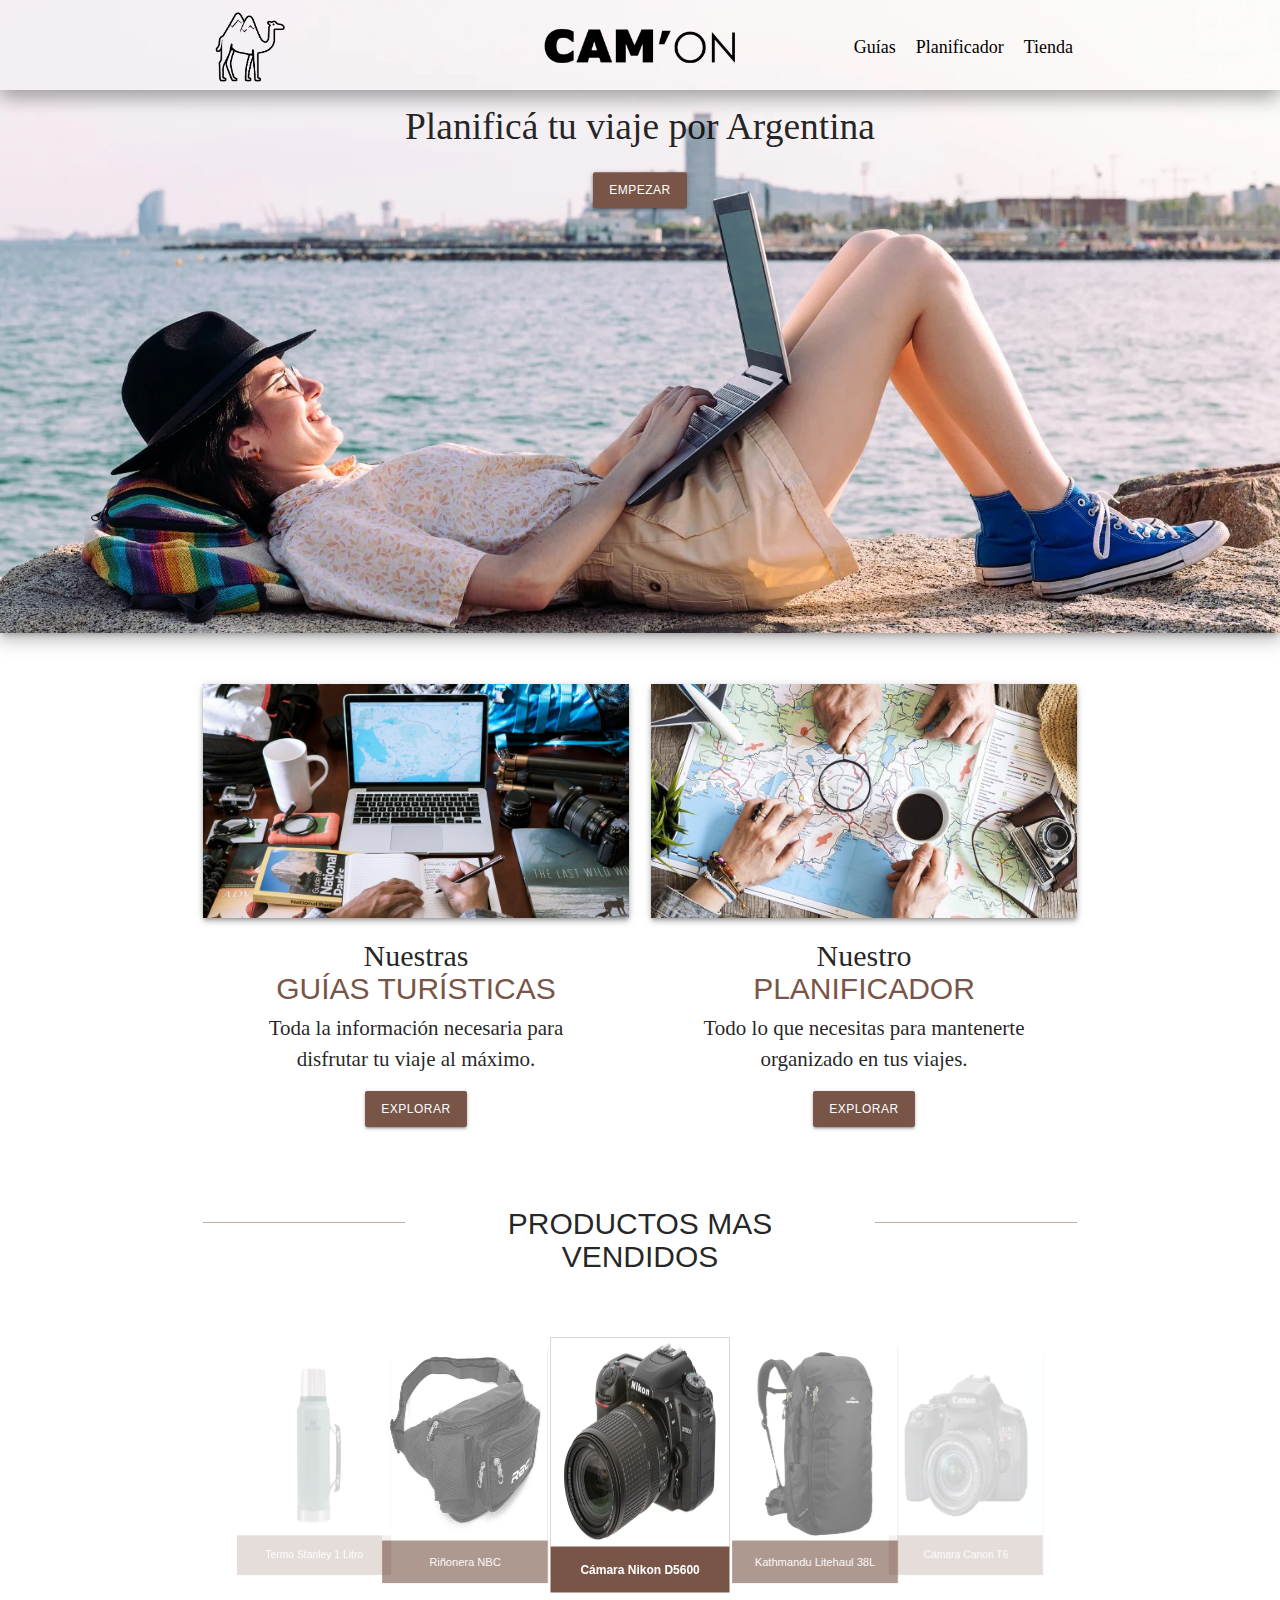
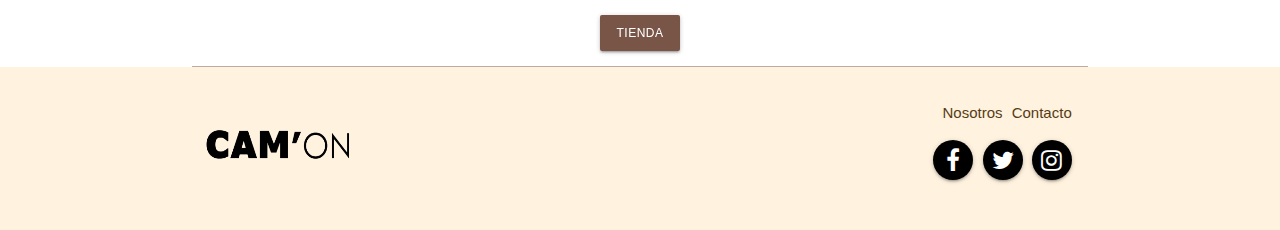
<file: index.html>
<!DOCTYPE html>
<html lang="es">
  <head>
    <meta charset="UTF-8" />
    <meta http-equiv="X-UA-Compatible" content="IE=edge"/>
    <meta name="viewport" content="width=device-width, initial-scale=1.0"/>
	  <link rel="stylesheet" href="css/headerfooter.css"/>
    <link rel="stylesheet" href="css/home.css"/>
    <link rel="stylesheet" href="css/materialize-social.css"/>
    <link href="http://cdnjs.cloudflare.com/ajax/libs/font-awesome/4.3.0/css/font-awesome.css" 
    rel="stylesheet"  type='text/css'>
    <link rel="icon" href="img/isotipo.png"/>
    <title>Cam'On</title>
    <!--Import Google Icon Font-->

    <!--Import materialize.css-->
    <link type="text/css" rel="stylesheet" href="css/materialize.min.css" media="screen,projection"/>
    <link href="https://fonts.cdnfonts.com/css/verdana-pro-cond" rel="stylesheet"/>
    <link href="https://fonts.cdnfonts.com/css/century-gothic" rel="stylesheet"/>
    <!--Let browser know website is optimized for mobile-->
    <meta name="viewport" content="width=device-width, initial-scale=1.0"/>
  </head>

  <body>

    <!-- Header -->
    <nav class="header hoverable">
        <div class="container nav-wrapper ">
          <a href="index.html" class="isotipo brand-logo"><img src="img/isotipo.png"/></a>
          <a href="index.html" class="logotipo brand-logo center"><img src="img/logotipo.png"/></a>
          <a href="#" data-target="mobile-demo" class="sidenav-trigger"><i class="material-icons"> menu </i></a>
          <ul class="right hide-on-med-and-down">
            <li><a class="flow-text" href="guias.html"> Guías </a></li>
            <li><a class="flow-text" href="planificador.html"> Planificador </a></li>
            <li><a class="flow-text" href="tienda.html"> Tienda </a></li>
          </ul>
        </div>
    </nav> 

    <!-- Header sidebar -->
    <ul class="sidenav" id="mobile-demo">
      <li><a href="descubri.html"> Guías </a></li>
      <li><a href="planificador.html"> Planificador </a></li>
      <li><a href="tienda.html"> Tienda </a></li>
    </ul>

     <div class="home">
        <img  class="responsive-img z-depth-3"src="img/home.jpg" alt="Guías" />
        <div class="textohome">
          <h1 class="flow-text">Planificá tu viaje por Argentina</h1>
          <a class="waves-effect waves-light btn hoverable modal-trigger" href="#modal1"> Empezar </a>
        </div>
    </div>

    <!-- Modal login -->
    <div id="modal1" class="modal">
      <div class="modal-content">
        <img class="center-align logotipomodal" src="img/logotipo.png"/>
        <h4 class="center-align">Iniciá sesión para acceder a todas nuestras herramientas</h4>
        
      <div class="center-align ">
        <a class="waves-effect waves-light btn valign-wrapper" href="guias.html"> <i class="fa fa-facebook left-align" title="Facebook"></i> Continuar con Facebook</a><br>
        <a class="waves-effect waves-light btn valign-wrapper" href="guias.html"><i class="	fa fa-google" title="Google"></i> Continuar con Google </a><br>
        <a class="waves-effect waves-light btn valign-wrapper" href="guias.html"><i class="fa fa-envelope" title="Mail"></i> Continuar con Correo </a>
      </div>

        <p class="center-align"> Al continuar, confirmás tu conformidad con nuestras 
          Condiciones de Uso y confirmás que leíste nuestra Declaración de Privacidad y Cookies.</p>


      </div>

    </div>

    <!-- Body guias -->
    <div class="home-body section">
      <div class="container row section">
        <div class="col s6 right-align section hoverable">            
          <div>
            <a class="imagen" href="guias.html">
              <img class="responsive-img z-depth-2" src="img/guias.jpg" alt="Guías" />
            </a>
          </div>
          <div class="center-align">
            <h2 class="flow-text">Nuestras</h2>
            <h1 class="flow-text brown-text">GUÍAS TURÍSTICAS</h1>
            <p class ="flow-text">
              Toda la información necesaria para <br> disfrutar tu viaje al máximo.
            </p>
            <a class="waves-effect waves-light btn explorar" href="guias.html">Explorar</a>
          </div>
        </div>
        <div class="col s6 right-align section hoverable">            
          <div>
            <a class="imagen" href="planificador.html">
              <img class="responsive-img z-depth-2" src="img/planificador.jpg" alt="Planificador" />
            </a>
            <div class="center-align">
              <h2 class="flow-text">Nuestro</h2>
              <h1 class="flow-text brown-text">PLANIFICADOR</h1>
              <p class="flow-text">
                Todo lo que necesitas para mantenerte <br> organizado en tus viajes.
              </p>
              <a class="waves-effect waves-light btn explorar" href="planificador.html">Explorar</a>
            </div>
          </div>
        </div>
      </div>
    </div>

      <!-- <div class="container row center-align section hoverable">
        <div class="col s6 right-align">            
          <div>
            <img class="responsive-img z-depth-2" src="img/guias.jpg" alt="Guías" />
          </div>
        </div>
        <div class="col s6 left-align">
          <h2 class="flow-text">Nuestras</h2>
          <h1 class="flow-text">GUÍAS</h1>
          <p class ="flow-text">
            Toda la información necesaria para <br> disfrutar tu viaje al máximo.
          </p>
          <a class="waves-effect waves-light btn" href="guias.html">Explorar</a>
        </div>
      </div>

     <div class="container row center-align section hoverable">
        <div class="col s6 right-align">
          <h2 class="flow-text">Nuestro</h2>
          <h1 class="flow-text">PLANIFICADOR</h1>
          <p class="flow-text">
            Todo lo que necesitas para mantenerte <br> organizado en tus viajes.
          </p>
          <a class="waves-effect waves-light btn" href="planificador.html">Explorar</a>
        </div>
        <div class="col s6 left-align">            
          <div>
            <img class="responsive-img z-depth-2" src="img/planificador.jpg" alt="Guías" />
          </div>
        </div>
      </div> -->

      <div class="home-slider">
        <div class="container"> 
          <div class="row">
            <div class="col s12 m4 l3"><div class="divider"></div></div>
            <div class="col s12 m4 l6"><h1 class="flow-text section center-align">PRODUCTOS MAS VENDIDOS</h1></div>
            <div class="col s12 m4 l3"><div class="divider"></div></div>
          </div>
        </div>

    <!-- Slider productos -->
        <div class="home-productos">
          <div class="container center-align">
            <div class="carousel">
              <a class="carousel-item hoverable" href="tienda.html">
                  <img src="img/producto1.jpg">
                  Cámara Nikon D5600
              </a>
              <a class="carousel-item hoverable" href="tienda.html">
                  <img src="img/producto3.jpg">
                  Kathmandu Litehaul 38L
              </a>
              <a class="carousel-item hoverable" href="tienda.html">
                  <img src="img/producto2.jpg">
                  Cámara Canon T6        
                </a>
              <a class="carousel-item hoverable" href="tienda.html">
                  <img src="img/producto5.jpg">
                  Termo Stanley 1 Litro
              </a>
              <a class="carousel-item hoverable" href="tienda.html">
                  <img src="img/producto4.jpg">
                  Riñonera NBC
              </a>
            </div>
            <a class="waves-effect waves-light btn" href="tienda.html">Tienda</a>
          </div>
        </div>
      </div>

  </div>
</div>
    <!-- Footer -->
    <div class="container">
      <div class="divider"> 
      </div>
    </div>
    <footer class="page-footer orange lighten-5">
      <div class="container footer">
        <div class="row">
          <div class="col l6 s12">
            <a href="index.html"><img class="logotipofooter" src="img/logotipo.png"/></a>
          </div>
          <div class="col l4 offset-l2 s12 right-align">
            <div class="socials">
            <ul>
              <a href="nosotros.html">Nosotros</a>
              <a href="contacto.html">Contacto</a>
            </ul>
              <a class="waves-effect waves-light btn-floating social black hoverable">
              <i class="fa fa-facebook"></i> Sign in with facebook</a>
              <a class="waves-effect waves-light btn-floating social black hoverable">
              <i class="fa fa-twitter"></i> Sign in with twitter</a>
              <a class="waves-effect waves-light btn-floating social black hoverable">
              <i class="fa fa-instagram"></i> Sign in with instagram</a>
            </div>
          </div>
        </div>
      </div>
    </footer>

    <!--JavaScript at end of body for optimized loading-->
    <script type="text/javascript" src="js/materialize.min.js"></script>
    <script type="text/javascript" src="js/carousel.js"></script>
    <script type="text/javascript" src="js/modal.js"></script>
  </body>
</html>
</file>
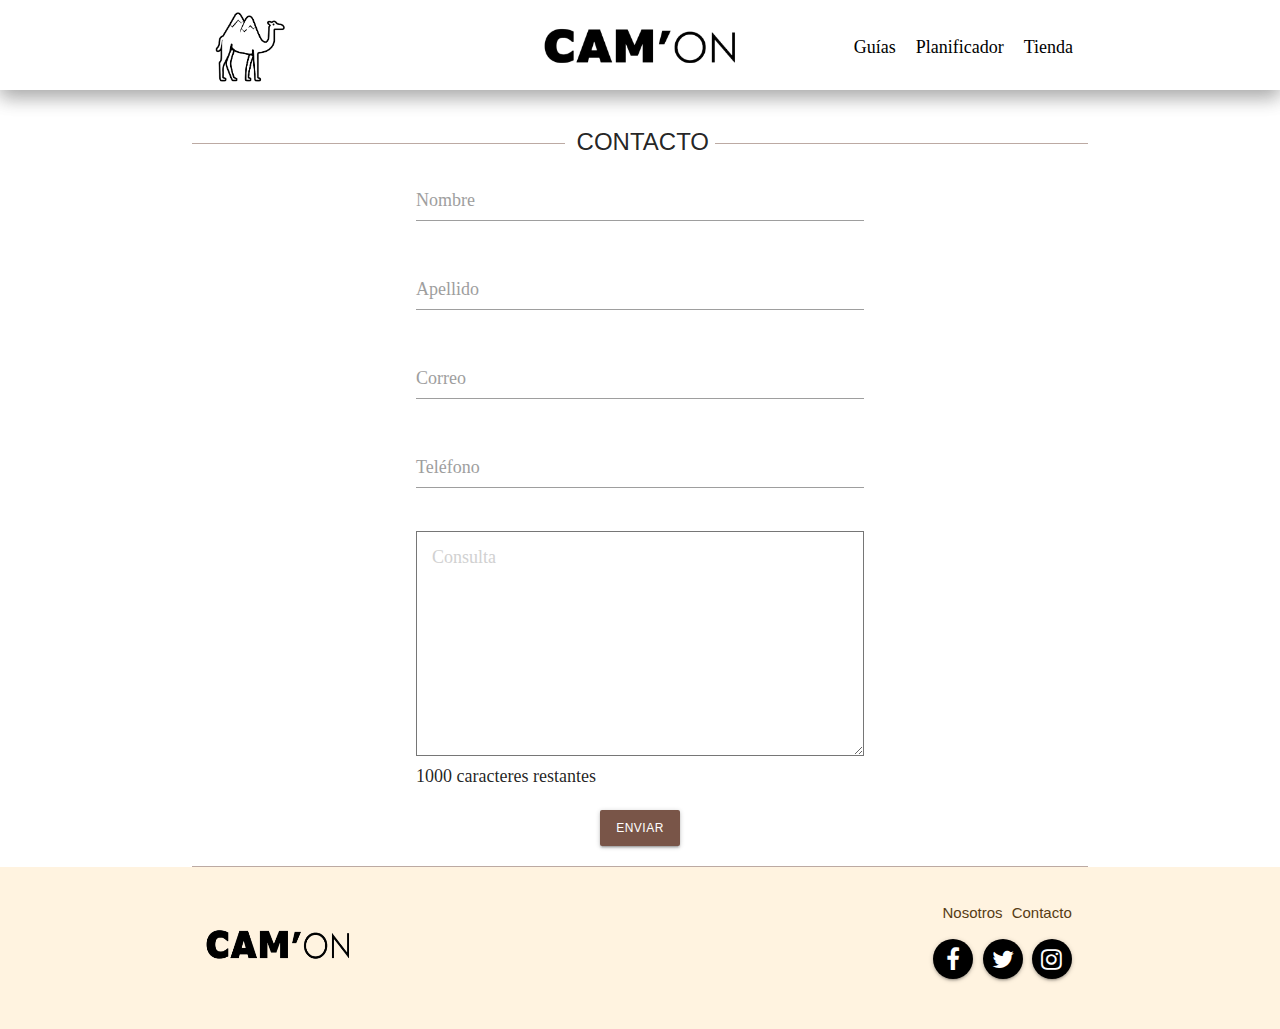
<file: contacto.html>
<!DOCTYPE html>
<html lang="es">
  <head>
    <meta charset="UTF-8" />
    <meta http-equiv="X-UA-Compatible" content="IE=edge"/>
    <meta name="viewport" content="width=device-width, initial-scale=1.0"/>
	<link rel="stylesheet" href="css/headerfooter.css"/>
    <link rel="stylesheet" href="css/contacto.css"/>
    <link rel="stylesheet" href="css/materialize-social.css"/>
    <link href="http://cdnjs.cloudflare.com/ajax/libs/font-awesome/4.3.0/css/font-awesome.css" 
    rel="stylesheet"  type='text/css'>
    <link rel="icon" href="img/isotipo.png"/>
    <title>Cam'On</title>
    <!--Import Google Icon Font-->
    <link href="https://fonts.googleapis.com/icon?family=Material+Icons" rel="stylesheet"/>
    <!--Import materialize.css-->
    <link type="text/css" rel="stylesheet" href="css/materialize.min.css" media="screen,projection"/>
    <link href="https://fonts.cdnfonts.com/css/verdana-pro-cond" rel="stylesheet"/>
    <link href="https://fonts.cdnfonts.com/css/century-gothic" rel="stylesheet"/>
    <!--Let browser know website is optimized for mobile-->
    <meta name="viewport" content="width=device-width, initial-scale=1.0"/>

  </head>

  <body>

        <!-- Header -->
        <nav class="header hoverable">
            <div class="container nav-wrapper ">
              <a href="index.html" class="isotipo brand-logo"><img src="img/isotipo.png"/></a>
              <a href="index.html" class="logotipo brand-logo center"><img src="img/logotipo.png"/></a>
              <a href="#" data-target="mobile-demo" class="sidenav-trigger"><i class="material-icons"> menu </i></a>
              <ul class="right hide-on-med-and-down">
                <li><a class="flow-text" href="guias.html"> Guías </a></li>
                <li><a class="flow-text" href="planificador.html"> Planificador </a></li>
                <li><a class="flow-text" href="tienda.html"> Tienda </a></li>
              </ul>
            </div>
        </nav> 
      
        <!-- Header sidebar -->
        <ul class="sidenav" id="mobile-demo">
          <li><a href="descubri.html"> Guías </a></li>
          <li><a href="planificador.html"> Planificador </a></li>
          <li><a href="tienda.html"> Tienda </a></li>
        </ul>

        <div class="container">
        <div class="row textonosotros">
          <div class="divider col s12 m5 "></div>
          <div class="col s10 m2">
            <h1 class="flow-text center-align">
              CONTACTO
          </h1>     
        </div>
          <div class="divider col s12 m5 "></div>
        </div>
      </div>

    <div class="container contacto" id="">




        <form method="get">

        <div class="row">
          <div class="input-field">
            <input id="input_text" type="text" data-length="10">
            <label for="input_text">Nombre</label>
          </div>
        </div>

        <div class="row">
          <div class="input-field">
            <input id="input_text" type="text" data-length="10">
            <label for="input_text">Apellido</label>
          </div>
        </div>
        
        <div class="row">
          <div class="input-field">
            <input id="input_text" type="text" data-length="10">
            <label for="input_text">Correo</label>
          </div>
        </div>
        
        <div class="row">
          <div class="input-field">
            <input id="input_text" type="text" data-length="10">
            <label for="input_text">Teléfono</label>
          </div>
        </div>

        
        <div class="row">
            <textarea id="subject" name="subject" placeholder="Consulta" onkeyup="contadorCaracteres();"></textarea>
            <p id="caracteresRestantes">1000 caracteres restantes</p> 
        </div>

        <div class="row center-align boton">
            <a class="waves-effect waves-light btn "> Enviar</a>
        </div>

        </form>
    </div>


        <!-- Footer -->
        <div class="container">
            <div class="divider">

            </div>
        </div>

            <footer class="page-footer orange lighten-5">
              <div class="container footer">
                <div class="row">
                  <div class="col l6 s12">
                    <a href="index.html"><img class="logotipofooter" src="img/logotipo.png"/></a>
                  </div>
                  <div class="col l4 offset-l2 s12 right-align">
                    <div class="socials">
                    <ul>
                      <a href="nosotros.html">Nosotros</a>
                      <a href="contacto.html">Contacto</a>
                    </ul>
                      <a class="waves-effect waves-light btn-floating social black hoverable">
                      <i class="fa fa-facebook"></i> Sign in with facebook</a>
                      <a class="waves-effect waves-light btn-floating social black hoverable">
                      <i class="fa fa-twitter"></i> Sign in with twitter</a>
                      <a class="waves-effect waves-light btn-floating social black hoverable">
                      <i class="fa fa-instagram"></i> Sign in with instagram</a>
                    </div>
                  </div>
                </div>
                 </div>
            </footer>
      
      <!--JavaScript at end of body for optimized loading-->
      <script type="text/javascript" src="js/materialize.min.js"></script>
      <script src="js/contacto.js"></script>
      </body>
      </html>
</file>
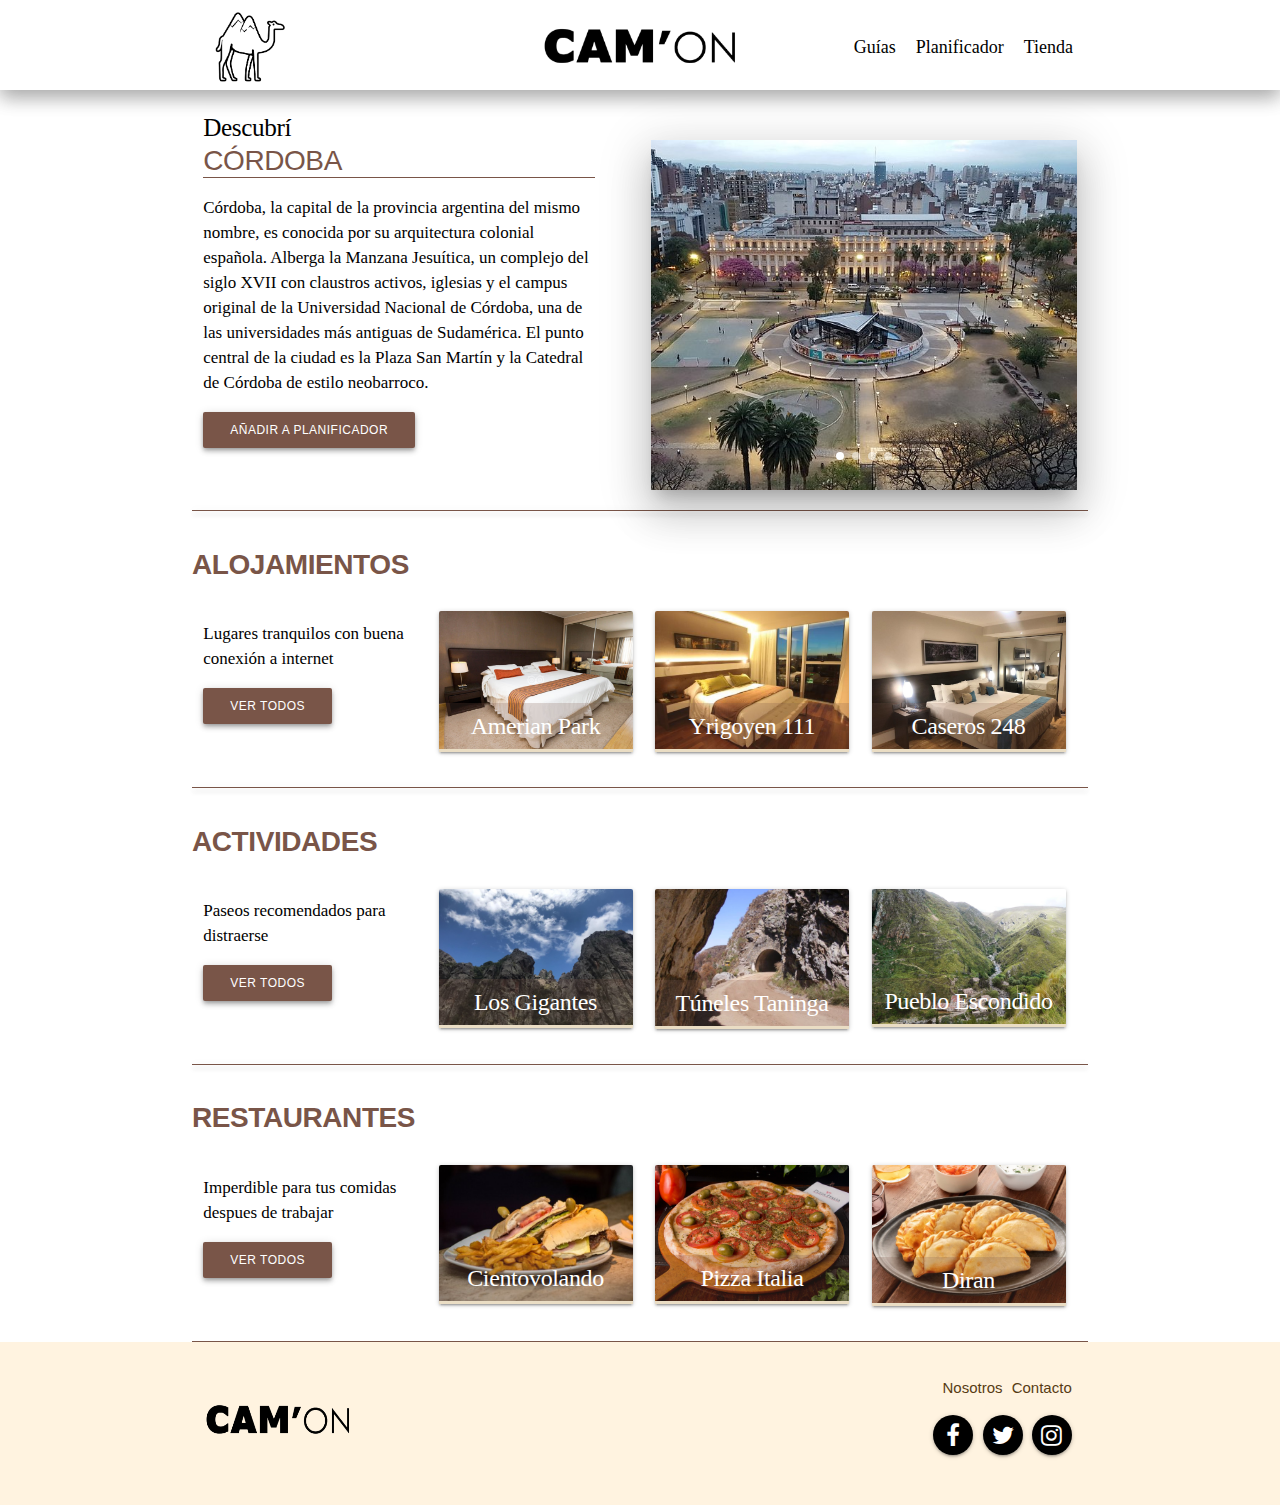
<file: descubri.html>
<!DOCTYPE html>
<html lang="es">

<head>
    <meta charset="UTF-8" />
    <meta http-equiv="X-UA-Compatible" content="IE=edge" />
    <meta name="viewport" content="width=device-width, initial-scale=1.0" />
    <link rel="stylesheet" href="css/headerfooter.css" />
    <link rel="stylesheet" href="css/descubri.css" />
    <link rel="stylesheet" href="css/materialize-social.css" />
    <link href="http://cdnjs.cloudflare.com/ajax/libs/font-awesome/4.3.0/css/font-awesome.css" 
    rel="stylesheet"  type='text/css'>
    <link rel="icon" href="img/isotipo.png" />
    <title>Cam'On</title>
    <!--Import Google Icon Font-->
    <link href="https://fonts.googleapis.com/icon?family=Material+Icons" rel="stylesheet" />
    <!--Import materialize.css-->
    <link type="text/css" rel="stylesheet" href="css/materialize.min.css" media="screen,projection" />
    <link href="https://fonts.cdnfonts.com/css/verdana-pro-cond" rel="stylesheet" />
    <link href="https://fonts.cdnfonts.com/css/century-gothic" rel="stylesheet" />
    <!--Let browser know website is optimized for mobile-->
    <meta name="viewport" content="width=device-width, initial-scale=1.0" />
</head>

<body class="white descubri">

    <nav class="header hoverable row">
        <div class="container nav-wrapper">
            <a href="index.html" class="isotipo brand-logo"><img src="img/isotipo.png" /></a>
            <a href="index.html" class="logotipo brand-logo center"><img src="img/logotipo.png" /></a>
            <a href="#" data-target="mobile-demo" class="sidenav-trigger"><i class="material-icons"> menu </i></a>
            <ul class="right hide-on-med-and-down">
                <li><a class="flow-text" href="guias.html"> Guías </a></li>
                <li><a class="flow-text" href="planificador.html"> Planificador </a></li>
                <li><a class="flow-text" href="tienda.html"> Tienda </a></li>
            </ul>
        </div>
    </nav>

    <ul class="sidenav" id="mobile-demo">
        <li><a href="descubri.html"> Guías </a></li>
        <li><a href="planificador.html"> Planificador </a></li>
        <li><a href="tienda.html"> Tienda </a></li>
    </ul>

    <div class="container desc">
        <div class="row">
            <div class="col s6 info">
                <span class="flow-text">Descubrí</span>
                <h1 class="flow-text">CÓRDOBA</h1>
                <div class="divider"></div>
                <p class="black-text flow-text">Córdoba, la capital de la provincia argentina del mismo nombre, es
                    conocida
                    por su arquitectura colonial española.
                    Alberga la Manzana Jesuítica, un complejo del siglo XVII con claustros activos, iglesias y el
                    campus original de la
                    Universidad Nacional de Córdoba, una de las universidades más antiguas de Sudamérica. El punto
                    central de la ciudad es la
                    Plaza San Martín y la Catedral de Córdoba de estilo neobarroco.</p>
                <a href="#modal1" class="btn waves-effect waves-light z-depth-2 modal-trigger">Añadir a planificador</a>
            </div>
            <div class="col s6 cordoba">
                <div class="carousel carousel-slider center z-depth-5">
                    <div class="carousel-item" href="#one!">
                        <img src="img/cordoba6.jpg" width="100%">
                    </div>
                    <div class="carousel-item" href="#two!">
                        <img src="img/cordoba3.jpg" width="100%">
                    </div>
                    <div class="carousel-item" href="#three!">
                        <img src="img/cordoba4.jpg" width="100%">
                    </div>
                    <div class="carousel-item" href="#five!">
                        <img src="img/cordoba2.jpg" width="100%">
                    </div>
                </div>
            </div>
        </div>

        <div id="modal1" class="modal">
            <div class="modal-content">
                <h4 class="left-align">Añadir a planificador</h4>
                <div class="divider row"></div>
                <div class="row hoverable padding">
                    <a href="#modal2" class="modal-trigger">
                    <i class="medium material-icons brown-text col s1" style="width: 65px; border-radius: 5px;">add</i>
                    <p class="col s10">Crear viaje nuevo</p>
                    </a>
                </div>
                <div class="row hoverable padding">
                    <a href="#modal1" class="modal-trigger">
                    <img src="img/viaje1.png" class="col s2">
                    <p class="col s10">Viaje 1</p>
                    </a>
                </div>
            </div>
        </div>

        <div id="modal2" class="modal" style="height: 45%!important;">
            <div class="modal-content">
                <h4 class="left-align">Crear viaje nuevo</h4>
                <div class="divider row"></div>
                <label for="nombre">Nombre</label>
                <input type="text">
                <div class="row hoverable padding">
                    <a href="planificador.html">
                    <i class="medium material-icons brown-text col s1" style="width: 65px; border-radius: 5px;">add</i>
                    <p class="col s10">Crear viaje personalizado</p>
                    </a>
                </div>
                <div class="row hoverable padding">
                    <a href="#modal1" class="z-depth-2 modal-trigger">
                    <img src="img/viaje2.png" class="col s2">
                    <p class="col s10">Viaje recomendado</p>
                    </a>
                </div>
            </div>
        </div>

        <div class="row">
            <div class="divider z-depth-2"></div>
            <h2 class="flow-text">ALOJAMIENTOS</h2>
            <div class="col s3">
                <p class="flow-text">Lugares tranquilos con buena conexión a internet</p>
                <a href="#" class="btn waves-effect waves-light z-depth-2">Ver todos</a>
            </div>
            <div class="col s9">
                <div class="col s4">
                    <div class="card hoverable">
                        <div class="card-image">
                            <a href="hotel.html"><img class="responsive-img" src="img/dormitorio1.png">
                            <span class="card-title center-align">Amerian Park</span></a>
                        </div>
                    </div>
                </div>

                <div class="col s4">
                    <div class="card hoverable">
                        <div class="card-image">
                            <a href="hotel.html"><img class="responsive-img" src="img/dormitorio2.png">
                            <span class="card-title center-align">Yrigoyen 111</span></a>
                        </div>
                    </div>
                </div>

                <div class="col s4">
                    <div class="card hoverable">
                        <div class="card-image">
                            <a href="hotel.html"><img class="responsive-img" src="img/dormitorio3.png">
                            <span class="card-title center-align">Caseros 248</span></a>
                        </div>
                    </div>
                </div>
            </div>
        </div>

        <div class="row">
            <div class="divider z-depth-2"></div>
            <h2 class="flow-text">ACTIVIDADES</h2>
            <div class="col s3">
                <p class="flow-text">Paseos recomendados para distraerse</p>
                <a href="#" class="btn waves-effect waves-light z-depth-2">Ver todos</a>
            </div>
            <div class="col s9">
                <div class="col s4">
                    <div class="card hoverable">
                        <div class="card-image">
                            <img class="responsive-img" src="img/actividad1.png">
                            <span class="card-title center-align">Los Gigantes</span>
                        </div>
                    </div>
                </div>

                <div class="col s4">
                    <div class="card hoverable">
                        <div class="card-image">
                            <img class="responsive-img" src="img/actividad2.png">
                            <span class="card-title center-align">Túneles Taninga</span>
                        </div>
                    </div>
                </div>

                <div class="col s4">
                    <div class="card hoverable">
                        <div class="card-image">
                            <img class="responsive-img" src="img/actividad3.png">
                            <span class="card-title center-align">Pueblo Escondido</span>
                        </div>
                    </div>
                </div>
            </div>
        </div>

        <div class="row">
            <div class="divider z-depth-2"></div>
            <h2 class="flow-text">RESTAURANTES</h2>
            <div class="col s3">
                <p class="flow-text">Imperdible para tus comidas despues de trabajar</p>
                <a href="#" class="btn waves-effect waves-light z-depth-2">Ver todos</a>
            </div>

            <div class="col s9">
                <div class="col s4">
                    <div class="card hoverable">
                        <div class="card-image">
                            <img class="responsive-img" src="img/restaurante1.png">
                            <span class="card-title center-align">Cientovolando</span>
                        </div>
                    </div>
                </div>

                <div class="col s4">
                    <div class="card hoverable">
                        <div class="card-image">
                            <img class="responsive-img" src="img/restaurante2.png">
                            <span class="card-title center-align">Pizza Italia</span>
                        </div>
                    </div>
                </div>

                <div class="col s4">
                    <div class="card hoverable">
                        <div class="card-image">
                            <img class="responsive-img" src="img/restaurante3.png">
                            <span class="card-title center-align">Diran</span>
                        </div>
                    </div>
                </div>
            </div>
        </div>
    </div>

    <div class="container">
        <div class="divider"></div>
        </div>
        <footer class="page-footer orange lighten-5">
          <div class="container footer">
            <div class="row">
              <div class="col l6 s12">
                <a href="index.html"><img class="logotipofooter" src="img/logotipo.png"/></a>
              </div>
              <div class="col l4 offset-l2 s12 right-align">
                <div class="socials">
                <ul>
                  <a href="nosotros.html">Nosotros</a>
                  <a href="contacto.html">Contacto</a>
                </ul>
                  <a class="waves-effect waves-light btn-floating social black hoverable">
                  <i class="fa fa-facebook"></i> Sign in with facebook</a>
                  <a class="waves-effect waves-light btn-floating social black hoverable">
                  <i class="fa fa-twitter"></i> Sign in with twitter</a>
                  <a class="waves-effect waves-light btn-floating social black hoverable">
                  <i class="fa fa-instagram"></i> Sign in with instagram</a>
                </div>
              </div>
            </div>
             </div>
        </footer>
    <!--JavaScript at end of body for optimized loading-->
    <script type="text/javascript" src="js/materialize.min.js"></script>
    <script type="text/javascript" src="js/descubri.js"></script>
</body>
</html>
</file>
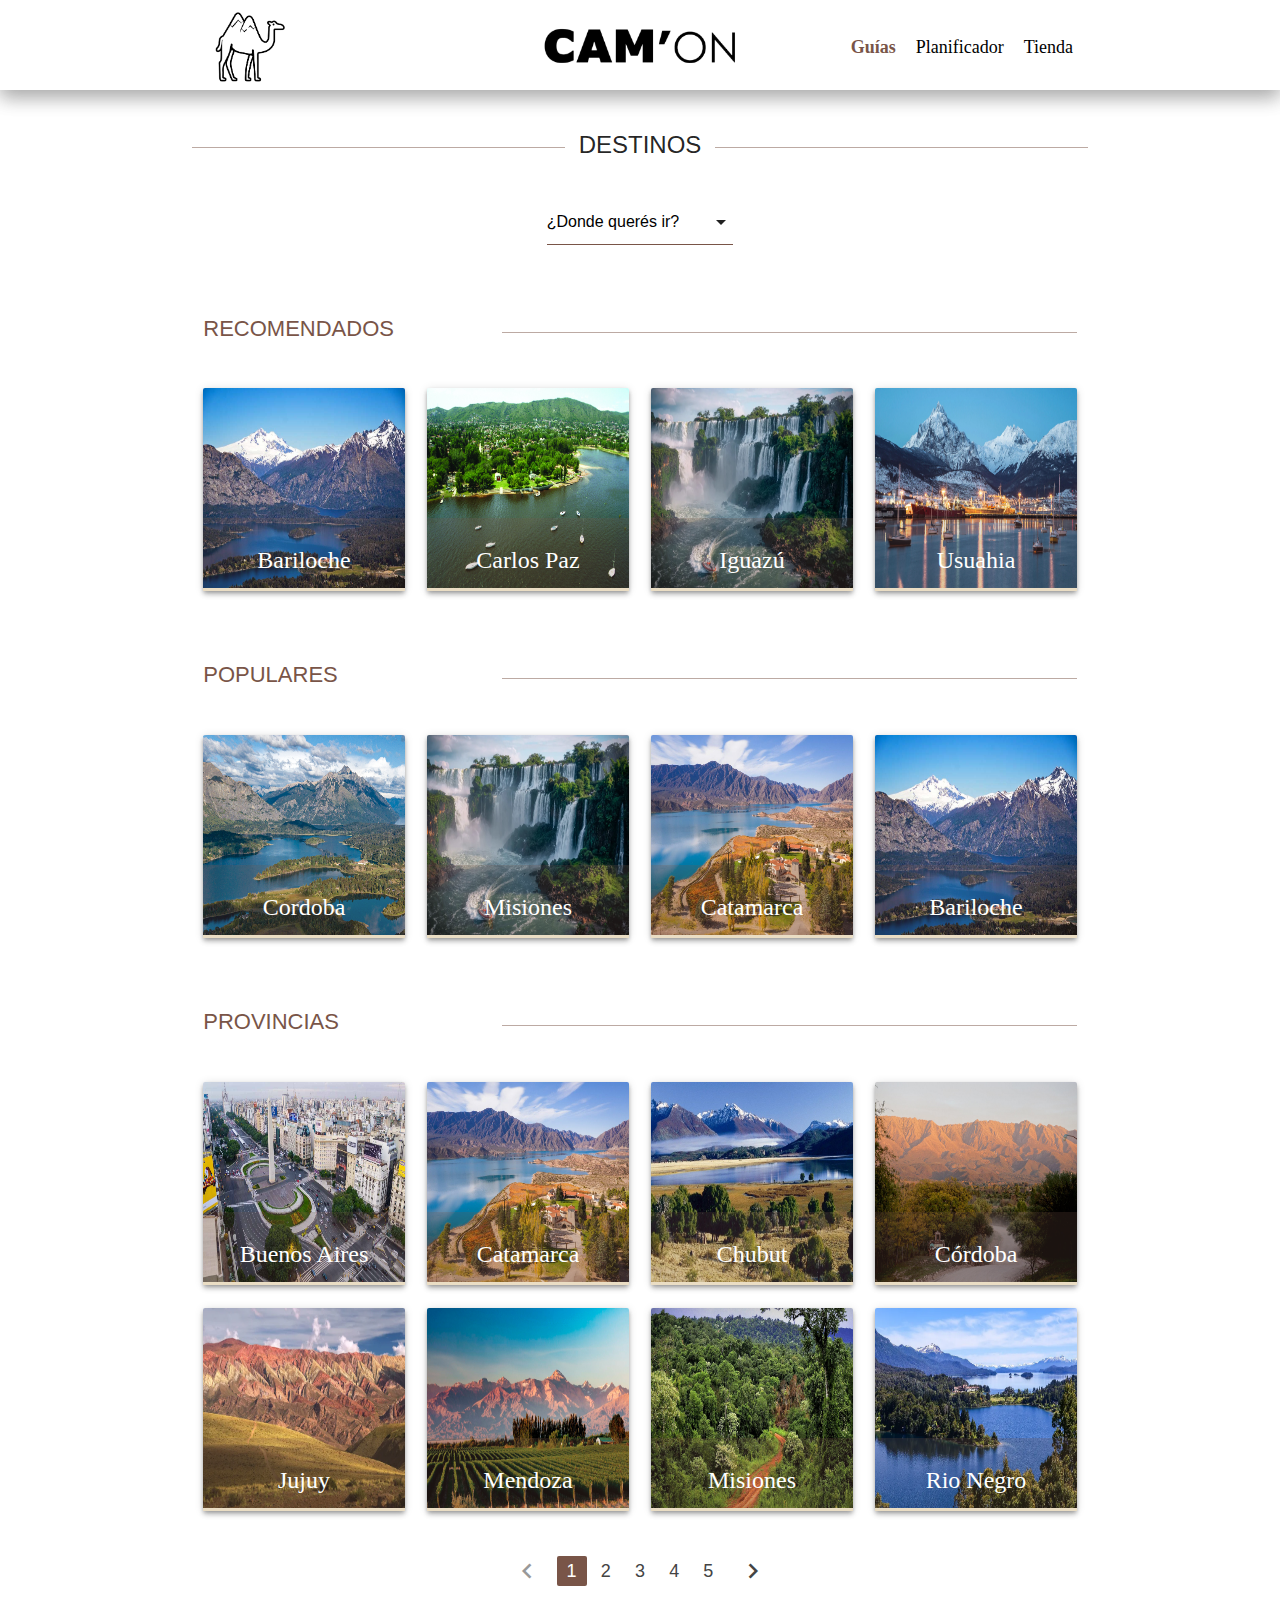
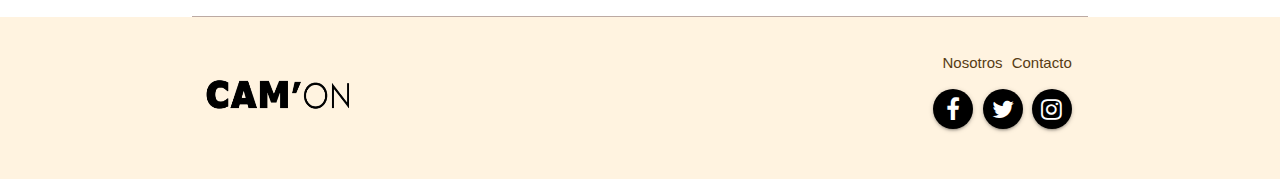
<file: guias.html>
<!DOCTYPE html>
<html lang="es">
  <head>
    <meta charset="UTF-8" />
    <meta http-equiv="X-UA-Compatible" content="IE=edge"/>
    <meta name="viewport" content="width=device-width, initial-scale=1.0"/>
	  <link rel="stylesheet" href="css/headerfooter.css"/>
    <link rel="stylesheet" href="css/guias.css"/>
    <link rel="stylesheet" href="css/materialize-social.css"/>
    <link href="http://cdnjs.cloudflare.com/ajax/libs/font-awesome/4.3.0/css/font-awesome.css" 
    rel="stylesheet"  type='text/css'>
    <link rel="icon" href="img/isotipo.png"/>
    <title>Cam'On</title>
    <!--Import Google Icon Font-->
    <link href="https://fonts.googleapis.com/icon?family=Material+Icons" rel="stylesheet"/>
    <!--Import materialize.css-->
    <link type="text/css" rel="stylesheet" href="css/materialize.min.css" media="screen,projection"/>
    <link href="https://fonts.cdnfonts.com/css/verdana-pro-cond" rel="stylesheet"/>
    <link href="https://fonts.cdnfonts.com/css/century-gothic" rel="stylesheet"/>
    <!--Let browser know website is optimized for mobile-->
    <meta name="viewport" content="width=device-width, initial-scale=1.0"/>
  </head>

  <body>

    <!-- Header -->
    <nav class="header hoverable">
      <div class="container nav-wrapper ">
        <a href="index.html" class="isotipo brand-logo"><img src="img/isotipo.png"/></a>
        <a href="index.html" class="logotipo brand-logo center"><img src="img/logotipo.png"/></a>
        <a href="#" data-target="mobile-demo" class="sidenav-trigger"><i class="material-icons"> menu </i></a>
        <ul class="right hide-on-med-and-down">
          <li><a class="flow-text active" href="guias.html"> Guías </a></li>
          <li><a class="flow-text" href="planificador.html"> Planificador </a></li>
          <li><a class="flow-text" href="tienda.html"> Tienda </a></li>
        </ul>
      </div>
  </nav> 

  <!-- Header sidebar -->
  <ul class="sidenav" id="mobile-demo">
    <li><a href="descubri.html"> Guías </a></li>
    <li><a href="planificador.html"> Planificador </a></li>
    <li><a href="tienda.html"> Tienda </a></li>
  </ul>




    <div class="container buscador center-align">
      
        <div class="row textodestinos">
            <div class="divider col s12 m5 "></div>
            <div class="col s10 m2">
              <h1 class="flow-text center-align">
                DESTINOS
            </h1>     
          </div>
            <div class="divider col s12 m5 "></div>
          </div>

        <div class="container select"> 
          <div class="row">
            <div class=" col s12 m4"></div>
            <div class="col s10 m4">          <div class="input-field">
              <select >
                <option value="" disabled selected><i class="fa fa-facebook left-align" title="Facebook"></i>¿Donde querés ir?</option>
                <option value="1">Lugares Cerca</option>
                <option value="2">Playa</option>
                <option value="3">Ciudad</option>
                <option value="3">Montaña</option>
              </select>
            </div>
          </div>
            <div class="col s12 m4"></div>
          </div>
        </div>
      </div>



    <div class="guias left-align">
        <div class="container center-align">
          
          <div class="row">
            <div class="col s12 m4 10"><h1 class="flow-text section center-align brown-text">RECOMENDADOS</h1></div>
            <div class="col s12 m4 l8"><div class="divider"></div></div>
          </div>

            <div class="row center-align">
              <div class="col s3 m3">
                <div class="card z-depth-2 hoverable">
                  <div class="card-image">
                      <a href="descubri.html"><img class="responsive-img" src="img/destino4.jpg">
                      <span class="card-title">Bariloche</span></a>
                  </div>
                </div>
              </div>

              <div class="col s3 m3">
                <div class="card z-depth-2 hoverable">
                  <div class="card-image">
                      <a href="descubri.html"><img class="responsive-img" src="img/destino5.jpg">
                      <span class="card-title">Carlos Paz</span></a>
                  </div>
                </div>
              </div>

                <div class="col s3 m3">
                  <div class="card z-depth-2 hoverable">
                    <div class="card-image">
                        <a href="descubri.html"><img class="responsive-img" src="img/destino2.jpg">
                        <span class="card-title">Iguazú</span></a>
                    </div>
                  </div>
                </div>

                <div class="col s3 m3">
                  <div class="card z-depth-2 hoverable">
                    <div class="card-image">
                        <a href="descubri.html"><img class="responsive-img" src="img/destino6.jpg">
                        <span class="card-title center-align">Usuahia</span></a>
                    </div>
                  </div>
                </div>

            </div>
        </div>
    </div>

    <div class="guias left-align">
        <div class="container center-align">

          <div class="row">
            <div class="col s12 m4 10"><h1 class="flow-text section center-align brown-text">POPULARES</h1></div>
            <div class="col s12 m4 l8"><div class="divider"></div></div>
          </div>

            <div class="row center-align">
              <div class="col s3 m3">
                <div class="card z-depth-2 hoverable">
                  <div class="card-image">
                      <a href="descubri.html"><img class="responsive-img" src="img/destino1.jpg">
                      <span class="card-title center-align">Cordoba</span></a>
                  </div>
                </div>
              </div>
              <div class="col s3 m3">
                <div class="card z-depth-2 hoverable">
                  <div class="card-image">
                      <a href="descubri.html"><img class="responsive-img" src="img/destino2.jpg">
                      <span class="card-title">Misiones</span></a>
                  </div>
                </div>
              </div>
              <div class="col s3 m3">
                <div class="card z-depth-2 hoverable">
                  <div class="card-image">
                      <a href="descubri.html"><img class="responsive-img" src="img/destino3.jpg">
                      <span class="card-title">Catamarca</span></a>
                  </div>
                </div>
              </div>
              <div class="col s3 m3">
                <div class="card z-depth-2 hoverable">
                  <div class="card-image">
                      <a href="descubri.html"><img class="responsive-img" src="img/destino4.jpg">
                      <span class="card-title">Bariloche</span></a>
                  </div>
                </div>
              </div>
            </div>
        </div>
    </div>

    <div class="guias left-align">
        <div class="container center-align">

          <div class="row">
            <div class="col s12 m4 10"><h1 class="flow-text section center-align brown-text">PROVINCIAS</h1></div>
            <div class="col s12 m4 l8"><div class="divider"></div></div>
          </div>
        
          <div class="row center-align">
            <div class="col s3 m3">
              <div class="card z-depth-2 hoverable">
                <div class="card-image">
                    <a href="descubri.html"><img class="responsive-img" src="img/destino7.jpg">
                    <span class="card-title center-align">Buenos Aires</span></a>
                </div>
              </div>
            </div>
            <div class="col s3 m3">
              <div class="card z-depth-2 hoverable">
                <div class="card-image">
                    <a href="descubri.html"><img class="responsive-img" src="img/destino3.jpg">
                    <span class="card-title">Catamarca</span></a>
                </div>
              </div>
            </div>
            <div class="col s3 m3">
              <div class="card z-depth-2 hoverable">
                <div class="card-image">
                    <a href="descubri.html"><img class="responsive-img" src="img/destino8.jpg">
                    <span class="card-title">Chubut</span></a>
                </div>
              </div>
            </div>
            <div class="col s3 m3">
              <div class="card z-depth-2 hoverable">
                <div class="card-image">
                    <a href="descubri.html"><img class="responsive-img" src="img/destino9.jpg">
                    <span class="card-title">Córdoba</span></a>
                </div>
              </div>
            </div>
        </div>

        <div class="row center-align">
          <div class="col s3 m3">
            <div class="card z-depth-2 hoverable">
              <div class="card-image">
                  <a href="descubri.html"><img class="responsive-img" src="img/destino10.jpg">
                  <span class="card-title center-align">Jujuy</span></a>
              </div>
            </div>
          </div>
          <div class="col s3 m3">
            <div class="card z-depth-2 hoverable">
              <div class="card-image">
                  <a href="descubri.html"><img class="responsive-img" src="img/destino11.jpg">
                  <span class="card-title">Mendoza</span></a>
              </div>
            </div>
          </div>
          <div class="col s3 m3">
            <div class="card z-depth-2 hoverable">
              <div class="card-image">
                  <a href="descubri.html"><img class="responsive-img" src="img/destino12.jpg">
                  <span class="card-title">Misiones</span></a>
              </div>
            </div>
          </div>
          <div class="col s3 m3">
            <div class="card z-depth-2 hoverable">
              <div class="card-image">
                  <a href="descubri.html"><img class="responsive-img" src="img/destino13.jpg">
                  <span class="card-title">Rio Negro</span></a>
              </div>
            </div>
          </div>
      </div>

      </div>
    </div>

    <ul class="section pagination center-align">
        <li class="disabled"><a href="#!"><i class="material-icons">chevron_left</i></a></li>
        <li class="active brown"><a href="#!">1</a></li>
        <li class="waves-effect"><a href="#!">2</a></li>
        <li class="waves-effect"><a href="#!">3</a></li>
        <li class="waves-effect"><a href="#!">4</a></li>
        <li class="waves-effect"><a href="#!">5</a></li>
        <li class="waves-effect"><a href="#!"><i class="material-icons">chevron_right</i></a></li>
      </ul>


    <!-- Footer -->
    <div class="container">
      <div class="divider"></div>
      </div>
      <footer class="page-footer orange lighten-5">
        <div class="container footer">
          <div class="row">
            <div class="col l6 s12">
              <a href="index.html"><img class="logotipofooter" src="img/logotipo.png"/></a>
            </div>
            <div class="col l4 offset-l2 s12 right-align">
              <div class="socials">
              <ul>
                <a href="nosotros.html">Nosotros</a>
                <a href="contacto.html">Contacto</a>
              </ul>
                <a class="waves-effect waves-light btn-floating social black hoverable">
                <i class="fa fa-facebook"></i> Sign in with facebook</a>
                <a class="waves-effect waves-light btn-floating social black hoverable">
                <i class="fa fa-twitter"></i> Sign in with twitter</a>
                <a class="waves-effect waves-light btn-floating social black hoverable">
                <i class="fa fa-instagram"></i> Sign in with instagram</a>
              </div>
            </div>
          </div>
           </div>
      </footer>

<!--JavaScript at end of body for optimized loading-->
<script type="text/javascript" src="js/materialize.min.js"></script>
<script type="text/javascript" src="js/guias.js"></script>
</body>
</html>
</file>
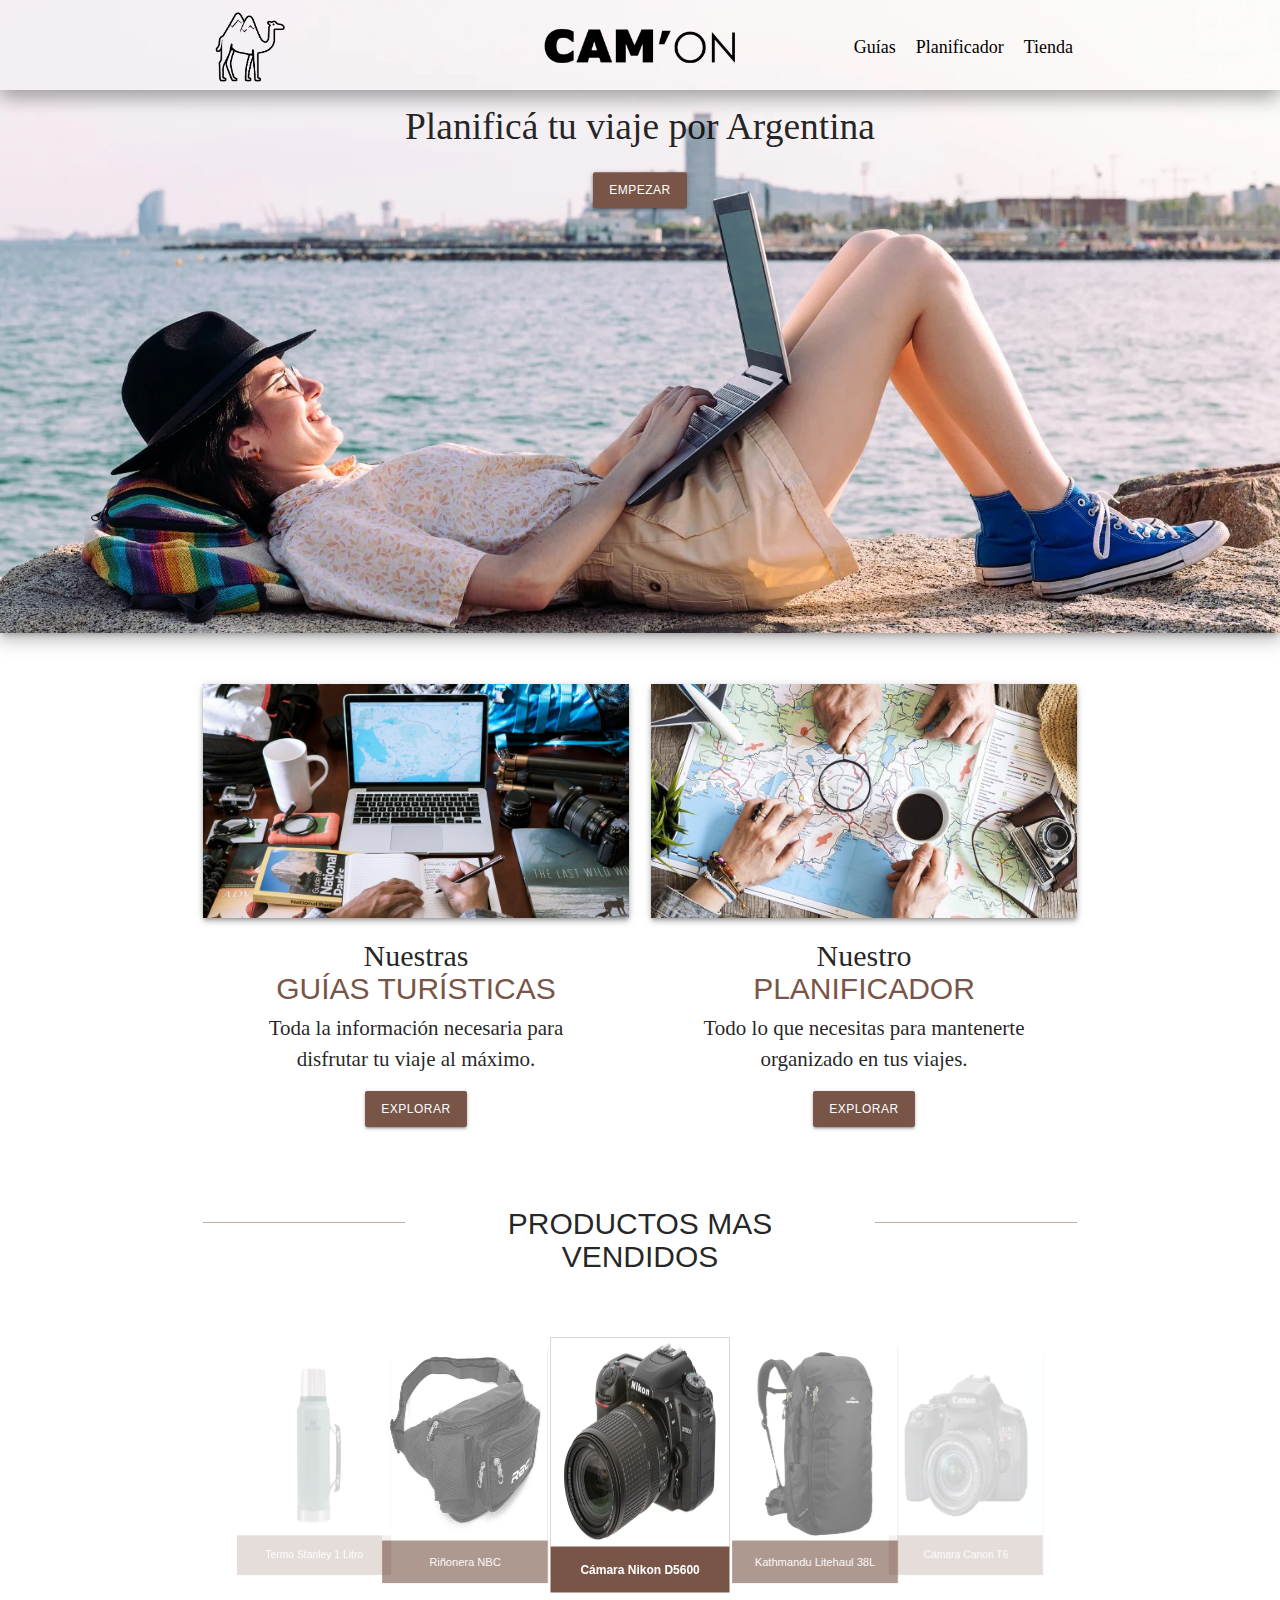
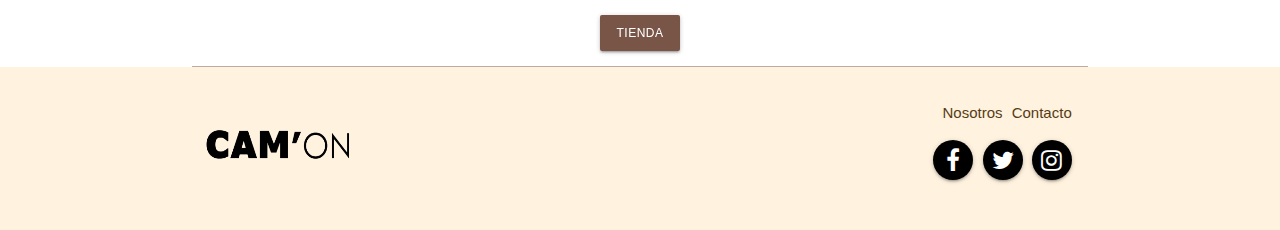
<file: home.html>
<!DOCTYPE html>
<html lang="es">
  <head>
    <meta charset="UTF-8" />
    <meta http-equiv="X-UA-Compatible" content="IE=edge"/>
    <meta name="viewport" content="width=device-width, initial-scale=1.0"/>
	  <link rel="stylesheet" href="css/headerfooter.css"/>
    <link rel="stylesheet" href="css/home.css"/>
    <link rel="stylesheet" href="css/materialize-social.css"/>
    <link href="http://cdnjs.cloudflare.com/ajax/libs/font-awesome/4.3.0/css/font-awesome.css" 
    rel="stylesheet"  type='text/css'>
    <link rel="icon" href="img/isotipo.png"/>
    <title>Cam'On</title>
    <!--Import Google Icon Font-->

    <!--Import materialize.css-->
    <link type="text/css" rel="stylesheet" href="css/materialize.min.css" media="screen,projection"/>
    <link href="https://fonts.cdnfonts.com/css/verdana-pro-cond" rel="stylesheet"/>
    <link href="https://fonts.cdnfonts.com/css/century-gothic" rel="stylesheet"/>
    <!--Let browser know website is optimized for mobile-->
    <meta name="viewport" content="width=device-width, initial-scale=1.0"/>
  </head>

  <body>

    <!-- Header -->
    <nav class="header hoverable">
        <div class="container nav-wrapper ">
          <a href="home.html" class="isotipo brand-logo"><img src="img/isotipo.png"/></a>
          <a href="home.html" class="logotipo brand-logo center"><img src="img/logotipo.png"/></a>
          <a href="#" data-target="mobile-demo" class="sidenav-trigger"><i class="material-icons"> menu </i></a>
          <ul class="right hide-on-med-and-down">
            <li><a class="flow-text" href="guias.html"> Guías </a></li>
            <li><a class="flow-text" href="planificador.html"> Planificador </a></li>
            <li><a class="flow-text" href="tienda.html"> Tienda </a></li>
          </ul>
        </div>
    </nav> 

    <!-- Header sidebar -->
    <ul class="sidenav" id="mobile-demo">
      <li><a href="descubri.html"> Guías </a></li>
      <li><a href="planificador.html"> Planificador </a></li>
      <li><a href="tienda.html"> Tienda </a></li>
    </ul>

     <div class="home">
        <img  class="responsive-img z-depth-3"src="img/home.jpg" alt="Guías" />
        <div class="textohome">
          <h1 class="flow-text">Planificá tu viaje por Argentina</h1>
          <a class="waves-effect waves-light btn hoverable modal-trigger" href="#modal1"> Empezar </a>
        </div>
    </div>

    <!-- Modal login -->
    <div id="modal1" class="modal">
      <div class="modal-content">
        <img class="center-align logotipomodal" src="img/logotipo.png"/>
        <h4 class="center-align">Iniciá sesión para acceder a todas nuestras herramientas</h4>
        
      <div class="center-align ">
        <a class="waves-effect waves-light btn valign-wrapper" href="guias.html"> <i class="fa fa-facebook left-align" title="Facebook"></i> Continuar con Facebook</a><br>
        <a class="waves-effect waves-light btn valign-wrapper" href="guias.html"><i class="	fa fa-google" title="Google"></i> Continuar con Google </a><br>
        <a class="waves-effect waves-light btn valign-wrapper" href="guias.html"><i class="fa fa-envelope" title="Mail"></i> Continuar con Correo </a>
      </div>

        <p class="center-align"> Al continuar, confirmás tu conformidad con nuestras 
          Condiciones de Uso y confirmás que leíste nuestra Declaración de Privacidad y Cookies.</p>


      </div>

    </div>

    <!-- Body guias -->
    <div class="home-body section">
      <div class="container row section">
        <div class="col s6 right-align section hoverable">            
          <div>
            <a class="imagen" href="guias.html">
              <img class="responsive-img z-depth-2" src="img/guias.jpg" alt="Guías" />
            </a>
          </div>
          <div class="center-align">
            <h2 class="flow-text">Nuestras</h2>
            <h1 class="flow-text brown-text">GUÍAS TURÍSTICAS</h1>
            <p class ="flow-text">
              Toda la información necesaria para <br> disfrutar tu viaje al máximo.
            </p>
            <a class="waves-effect waves-light btn explorar" href="guias.html">Explorar</a>
          </div>
        </div>
        <div class="col s6 right-align section hoverable">            
          <div>
            <a class="imagen" href="planificador.html">
              <img class="responsive-img z-depth-2" src="img/planificador.jpg" alt="Planificador" />
            </a>
            <div class="center-align">
              <h2 class="flow-text">Nuestro</h2>
              <h1 class="flow-text brown-text">PLANIFICADOR</h1>
              <p class="flow-text">
                Todo lo que necesitas para mantenerte <br> organizado en tus viajes.
              </p>
              <a class="waves-effect waves-light btn explorar" href="planificador.html">Explorar</a>
            </div>
          </div>
        </div>
      </div>
    </div>

      <!-- <div class="container row center-align section hoverable">
        <div class="col s6 right-align">            
          <div>
            <img class="responsive-img z-depth-2" src="img/guias.jpg" alt="Guías" />
          </div>
        </div>
        <div class="col s6 left-align">
          <h2 class="flow-text">Nuestras</h2>
          <h1 class="flow-text">GUÍAS</h1>
          <p class ="flow-text">
            Toda la información necesaria para <br> disfrutar tu viaje al máximo.
          </p>
          <a class="waves-effect waves-light btn" href="guias.html">Explorar</a>
        </div>
      </div>

     <div class="container row center-align section hoverable">
        <div class="col s6 right-align">
          <h2 class="flow-text">Nuestro</h2>
          <h1 class="flow-text">PLANIFICADOR</h1>
          <p class="flow-text">
            Todo lo que necesitas para mantenerte <br> organizado en tus viajes.
          </p>
          <a class="waves-effect waves-light btn" href="planificador.html">Explorar</a>
        </div>
        <div class="col s6 left-align">            
          <div>
            <img class="responsive-img z-depth-2" src="img/planificador.jpg" alt="Guías" />
          </div>
        </div>
      </div> -->

      <div class="home-slider">
        <div class="container"> 
          <div class="row">
            <div class="col s12 m4 l3"><div class="divider"></div></div>
            <div class="col s12 m4 l6"><h1 class="flow-text section center-align">PRODUCTOS MAS VENDIDOS</h1></div>
            <div class="col s12 m4 l3"><div class="divider"></div></div>
          </div>
        </div>

    <!-- Slider productos -->
        <div class="home-productos">
          <div class="container center-align">
            <div class="carousel">
              <a class="carousel-item hoverable" href="tienda.html">
                  <img src="img/producto1.jpg">
                  Cámara Nikon D5600
              </a>
              <a class="carousel-item hoverable" href="tienda.html">
                  <img src="img/producto3.jpg">
                  Kathmandu Litehaul 38L
              </a>
              <a class="carousel-item hoverable" href="tienda.html">
                  <img src="img/producto2.jpg">
                  Cámara Canon T6        
                </a>
              <a class="carousel-item hoverable" href="tienda.html">
                  <img src="img/producto5.jpg">
                  Termo Stanley 1 Litro
              </a>
              <a class="carousel-item hoverable" href="tienda.html">
                  <img src="img/producto4.jpg">
                  Riñonera NBC
              </a>
            </div>
            <a class="waves-effect waves-light btn" href="tienda.html">Tienda</a>
          </div>
        </div>
      </div>

  </div>
</div>
    <!-- Footer -->
    <div class="container">
      <div class="divider"> 
      </div>
    </div>
    <footer class="page-footer orange lighten-5">
      <div class="container footer">
        <div class="row">
          <div class="col l6 s12">
            <a href="#!"><img class="logotipofooter" src="img/logotipo.png"/></a>
          </div>
          <div class="col l4 offset-l2 s12 right-align">
            <div class="socials">
            <ul>
              <a href="#!">Nosotros</a>
              <a href="#!">Contacto</a>
            </ul>
              <a class="waves-effect waves-light btn-floating social black hoverable">
              <i class="fa fa-facebook"></i> Sign in with facebook</a>
              <a class="waves-effect waves-light btn-floating social black hoverable">
              <i class="fa fa-twitter"></i> Sign in with twitter</a>
              <a class="waves-effect waves-light btn-floating social black hoverable">
              <i class="fa fa-instagram"></i> Sign in with instagram</a>
            </div>
          </div>
        </div>
      </div>
    </footer>

    <!--JavaScript at end of body for optimized loading-->
    <script type="text/javascript" src="js/materialize.min.js"></script>
    <script type="text/javascript" src="js/carousel.js"></script>
    <script type="text/javascript" src="js/modal.js"></script>
  </body>
</html>
</file>
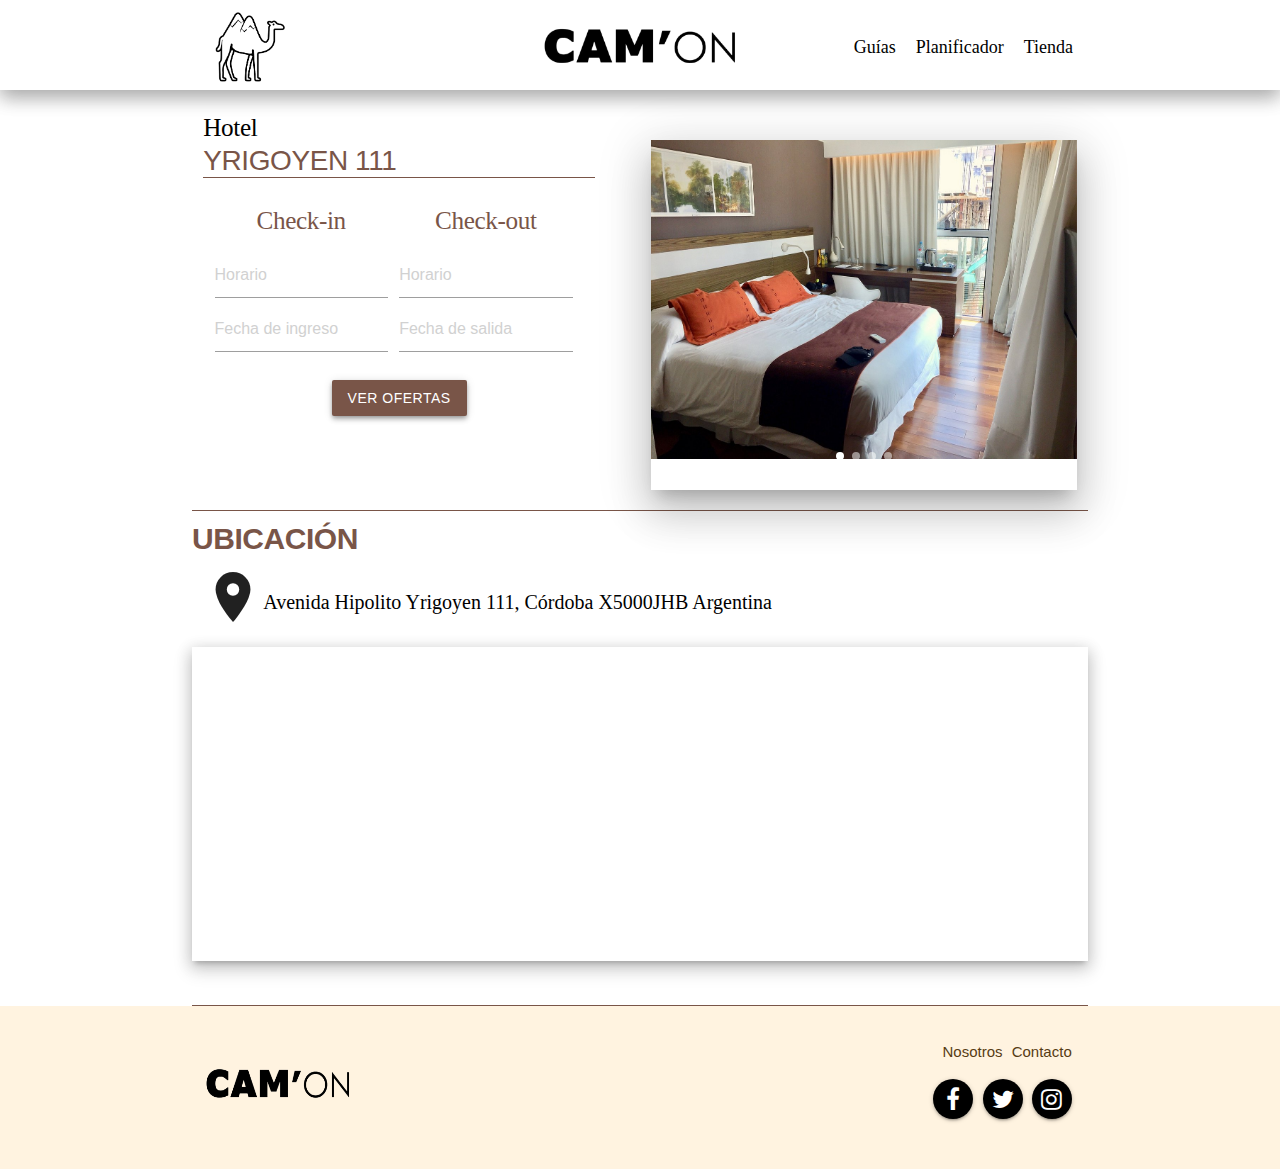
<file: hotel.html>
<!DOCTYPE html>
<html lang="es">

<head>
    <meta charset="UTF-8" />
    <meta http-equiv="X-UA-Compatible" content="IE=edge" />
    <meta name="viewport" content="width=device-width, initial-scale=1.0" />
    <link rel="stylesheet" href="css/headerfooter.css" />
    <link rel="stylesheet" href="css/hotel.css" />
    <link rel="stylesheet" href="css/materialize-social.css" />
    <link href="http://cdnjs.cloudflare.com/ajax/libs/font-awesome/4.3.0/css/font-awesome.css" rel="stylesheet"
        type='text/css'>
    <link rel="icon" href="img/isotipo.png" />
    <title>Cam'On</title>
    <!--Import Google Icon Font-->
    <link href="https://fonts.googleapis.com/icon?family=Material+Icons" rel="stylesheet" />
    <!--Import materialize.css-->
    <link type="text/css" rel="stylesheet" href="css/materialize.min.css" media="screen,projection" />
    <link href="https://fonts.cdnfonts.com/css/verdana-pro-cond" rel="stylesheet" />
    <link href="https://fonts.cdnfonts.com/css/century-gothic" rel="stylesheet" />
    <!--Let browser know website is optimized for mobile-->
    <meta name="viewport" content="width=device-width, initial-scale=1.0" />
</head>

<body class="white hotel">

    <nav class="header hoverable row">
        <div class="container nav-wrapper">
            <a href="index.html" class="isotipo brand-logo"><img src="img/isotipo.png" /></a>
            <a href="index.html" class="logotipo brand-logo center"><img src="img/logotipo.png" /></a>
            <a href="#" data-target="mobile-demo" class="sidenav-trigger"><i class="material-icons"> menu </i></a>
            <ul class="right hide-on-med-and-down">
                <li><a class="flow-text" href="guias.html"> Guías </a></li>
                <li><a class="flow-text" href="planificador.html"> Planificador </a></li>
                <li><a class="flow-text" href="tienda.html"> Tienda </a></li>
            </ul>
        </div>
    </nav>

    <ul class="sidenav" id="mobile-demo">
        <li><a href="descubri.html"> Guías </a></li>
        <li><a href="planificador.html"> Planificador </a></li>
        <li><a href="tienda.html"> Tienda </a></li>
    </ul>

    <div class="container desc">
        <div class="row">
            <div class="col s6 info">
                <span class="flow-text">Hotel</span>
                <h1 class="flow-text">YRIGOYEN 111</h1>
                <div class="divider"></div>
                <div class="col s6 row">
                    <h3 class="flow-text center-align">Check-in</h3>
                    <input type="text" class="timepicker" placeholder="Horario">
                    <input type="text" class="datepicker" id="datepicker" placeholder="Fecha de ingreso">
                </div>
                <div class="col s6 row">
                    <h3 class="flow-text center-align">Check-out</h3>
                    <input type="text" class="timepicker" placeholder="Horario">
                    <input type="text" class="datepicker" id="datepicker" placeholder="Fecha de salida">
                </div>
                <div class="center-align"><a href="ofertas.html" class="btn waves-effect waves-light z-depth-2">Ver
                        ofertas</a></div>
            </div>
            <div class="col s6">
                <div class="carousel carousel-slider center z-depth-5">
                    <div class="carousel-item" href="#one!">
                        <img src="img/hotel1.jpg" width="100%">
                    </div>
                    <div class="carousel-item" href="#two!">
                        <img src="img/hotel2.jpg" width="100%">
                    </div>
                    <div class="carousel-item" href="#three!">
                        <img src="img/hotel3.jpg" width="100%">
                    </div>
                    <div class="carousel-item" href="#five!">
                        <img src="img/hotel4.jpg" width="100%">
                    </div>
                </div>
            </div>
        </div>

        <div class="divider"></div>

        <div>
            <h2 class="flow-text ubi">UBICACIÓN</h2>
            <div class="row">
                <i class="medium material-icons col s1" style="width: 60px;">location_on</i>
                <p class="flow-text col s11">Avenida Hipolito Yrigoyen 111, Córdoba X5000JHB Argentina</p>
            </div>
            <div class="video-container z-depth-3">
                <iframe
                    src="https://www.google.com/maps/embed?pb=!1m18!1m12!1m3!1d2862.9802498307804!2d-64.18976919359166!3d-31.423038384058!2m3!1f0!2f0!3f0!3m2!1i1024!2i768!4f13.1!3m3!1m2!1s0x9432a285c7dacddf%3A0x1edc5a7844a96778!2sAv.%20Hip%C3%B3lito%20Yrigoyen%20111%2C%20X5000%20C%C3%B3rdoba!5e0!3m2!1ses-419!2sar!4v1667834208247!5m2!1ses-419!2sar"
                    width="600" height="500" style="border:0;" allowfullscreen="" loading="lazy"
                    referrerpolicy="no-referrer-when-downgrade"></iframe>
            </div>
        </div>
    </div>

    <!-- Footer -->
    <div class="container">
        <div class="divider"></div>

    </div>
    <footer class="page-footer orange lighten-5">
        <div class="container footer">
            <div class="row">
                <div class="col l6 s12">
                    <a href="index.html"><img class="logotipofooter" src="img/logotipo.png" /></a>
                </div>
                <div class="col l4 offset-l2 s12 right-align">
                    <div class="socials">
                        <ul>
                            <a href="nosotros.html">Nosotros</a>
                            <a href="contacto.html">Contacto</a>
                        </ul>
                        <a class="waves-effect waves-light btn-floating social black hoverable">
                            <i class="fa fa-facebook"></i> Sign in with facebook</a>
                        <a class="waves-effect waves-light btn-floating social black hoverable">
                            <i class="fa fa-twitter"></i> Sign in with twitter</a>
                        <a class="waves-effect waves-light btn-floating social black hoverable">
                            <i class="fa fa-instagram"></i> Sign in with instagram</a>
                    </div>
                </div>
            </div>
        </div>
    </footer>

    <!--JavaScript at end of body for optimized loading-->
    <script type="text/javascript" src="js/hotel.js"></script>
    <script type="text/javascript" src="js/descubri.js"></script>
    <script type="text/javascript" src="js/materialize.min.js"></script>
</body>

</html>
</file>
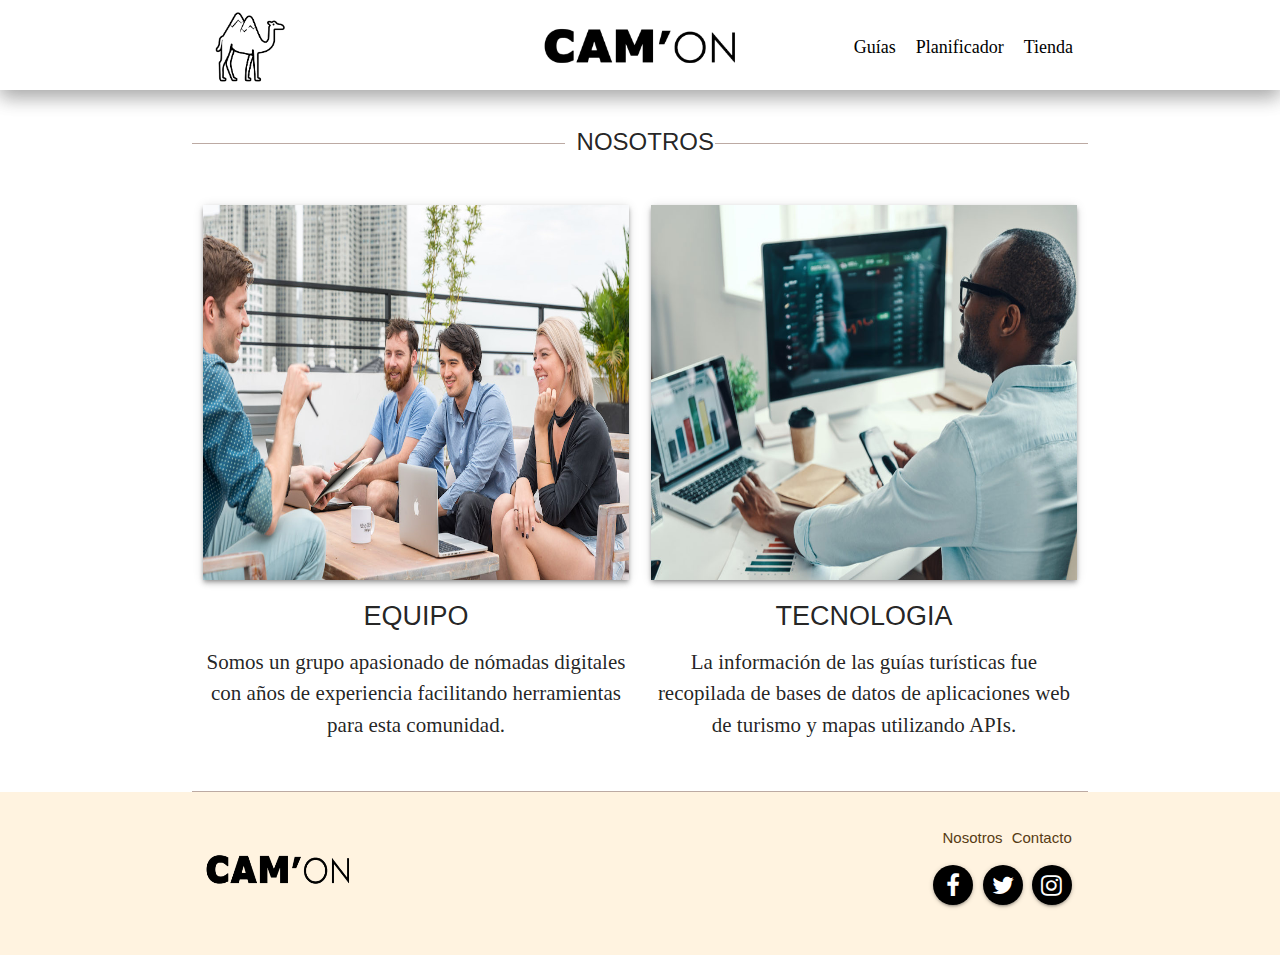
<file: nosotros.html>
<!DOCTYPE html>
<html lang="es">
  <head>
    <meta charset="UTF-8" />
    <meta http-equiv="X-UA-Compatible" content="IE=edge"/>
    <meta name="viewport" content="width=device-width, initial-scale=1.0"/>
	<link rel="stylesheet" href="css/headerfooter.css"/>
    <link rel="stylesheet" href="css/home.css"/>
    <link rel="stylesheet" href="css/nosotros.css"/>
    <link rel="stylesheet" href="css/materialize-social.css"/>
    <link href="http://cdnjs.cloudflare.com/ajax/libs/font-awesome/4.3.0/css/font-awesome.css" 
    rel="stylesheet"  type='text/css'>
    <link rel="icon" href="img/isotipo.png"/>
    <title>Cam'On</title>
    <!--Import Google Icon Font-->
    <link href="https://fonts.googleapis.com/icon?family=Material+Icons" rel="stylesheet"/>
    <!--Import materialize.css-->
    <link type="text/css" rel="stylesheet" href="css/materialize.min.css" media="screen,projection"/>
    <link href="https://fonts.cdnfonts.com/css/verdana-pro-cond" rel="stylesheet"/>
    <link href="https://fonts.cdnfonts.com/css/century-gothic" rel="stylesheet"/>
    <!--Let browser know website is optimized for mobile-->
    <meta name="viewport" content="width=device-width, initial-scale=1.0"/>
  </head>

  <body>

        <!-- Header -->
        <nav class="header hoverable">
            <div class="container nav-wrapper ">
              <a href="index.html" class="isotipo brand-logo"><img src="img/isotipo.png"/></a>
              <a href="index.html" class="logotipo brand-logo center"><img src="img/logotipo.png"/></a>
              <a href="#" data-target="mobile-demo" class="sidenav-trigger"><i class="material-icons"> menu </i></a>
              <ul class="right hide-on-med-and-down">
                <li><a class="flow-text" href="guias.html"> Guías </a></li>
                <li><a class="flow-text" href="planificador.html"> Planificador </a></li>
                <li><a class="flow-text" href="tienda.html"> Tienda </a></li>
              </ul>
            </div>
        </nav> 
      
        <!-- Header sidebar -->
        <ul class="sidenav" id="mobile-demo">
          <li><a href="descubri.html"> Guías </a></li>
          <li><a href="planificador.html"> Planificador </a></li>
          <li><a href="tienda.html"> Tienda </a></li>
        </ul>


        <div class="container">
        <div class="row textonosotros">
            <div class="divider col s12 m5 "></div>
            <div class="col s10 m2">
              <h1 class="flow-text center-align">
                NOSOTROS
            </h1>     
          </div>
            <div class="divider col s12 m5 "></div>
          </div>
        </div>


    <!-- Body guias -->
    <div class="home-body section">
        <div class="container row ">
          <div class="col s6 right-align section hoverable">            
            <div>
              <a class="imagen" href="index.html">
                <img class="responsive-img z-depth-2" src="img/nosotros.jpg" alt="Guías" />
              </a>
            </div>
            <div class="center-align">
              <h1 class="flow-text">EQUIPO</h1>
              <p class ="flow-text">
                Somos un grupo apasionado de nómadas digitales con años de experiencia
                facilitando herramientas para esta comunidad.
              </p>
            </div>
          </div>
          <div class="col s6 right-align section hoverable">            
            <div>
              <a class="imagen" href="index.html">
                <img class="responsive-img z-depth-2" src="img/tecnologia.jpg" alt="Planificador" />
              </a>
              <div class="center-align">
                <h1 class="flow-text">TECNOLOGIA</h1>
                <p class="flow-text">
                    La información de las guías turísticas fue recopilada de bases
                    de datos de aplicaciones web de turismo y mapas utilizando
                    APIs.
                </p>
              </div>
            </div>
          </div>
        </div>
      </div>

        <!-- Footer -->
        <div class="container">
            <div class="divider">

            </div>
        </div>

            <footer class="page-footer orange lighten-5">
              <div class="container footer">
                <div class="row">
                  <div class="col l6 s12">
                    <a href="index.html"><img class="logotipofooter" src="img/logotipo.png"/></a>
                  </div>
                  <div class="col l4 offset-l2 s12 right-align">
                    <div class="socials">
                    <ul>
                      <a href="nosotros.html">Nosotros</a>
                      <a href="contacto.html">Contacto</a>
                    </ul>
                      <a class="waves-effect waves-light btn-floating social black hoverable">
                      <i class="fa fa-facebook"></i> Sign in with facebook</a>
                      <a class="waves-effect waves-light btn-floating social black hoverable">
                      <i class="fa fa-twitter"></i> Sign in with twitter</a>
                      <a class="waves-effect waves-light btn-floating social black hoverable">
                      <i class="fa fa-instagram"></i> Sign in with instagram</a>
                    </div>
                  </div>
                </div>
                 </div>
            </footer>
      
      <!--JavaScript at end of body for optimized loading-->
      <script type="text/javascript" src="js/materialize.min.js"></script>

      </body>
      </html>
</file>
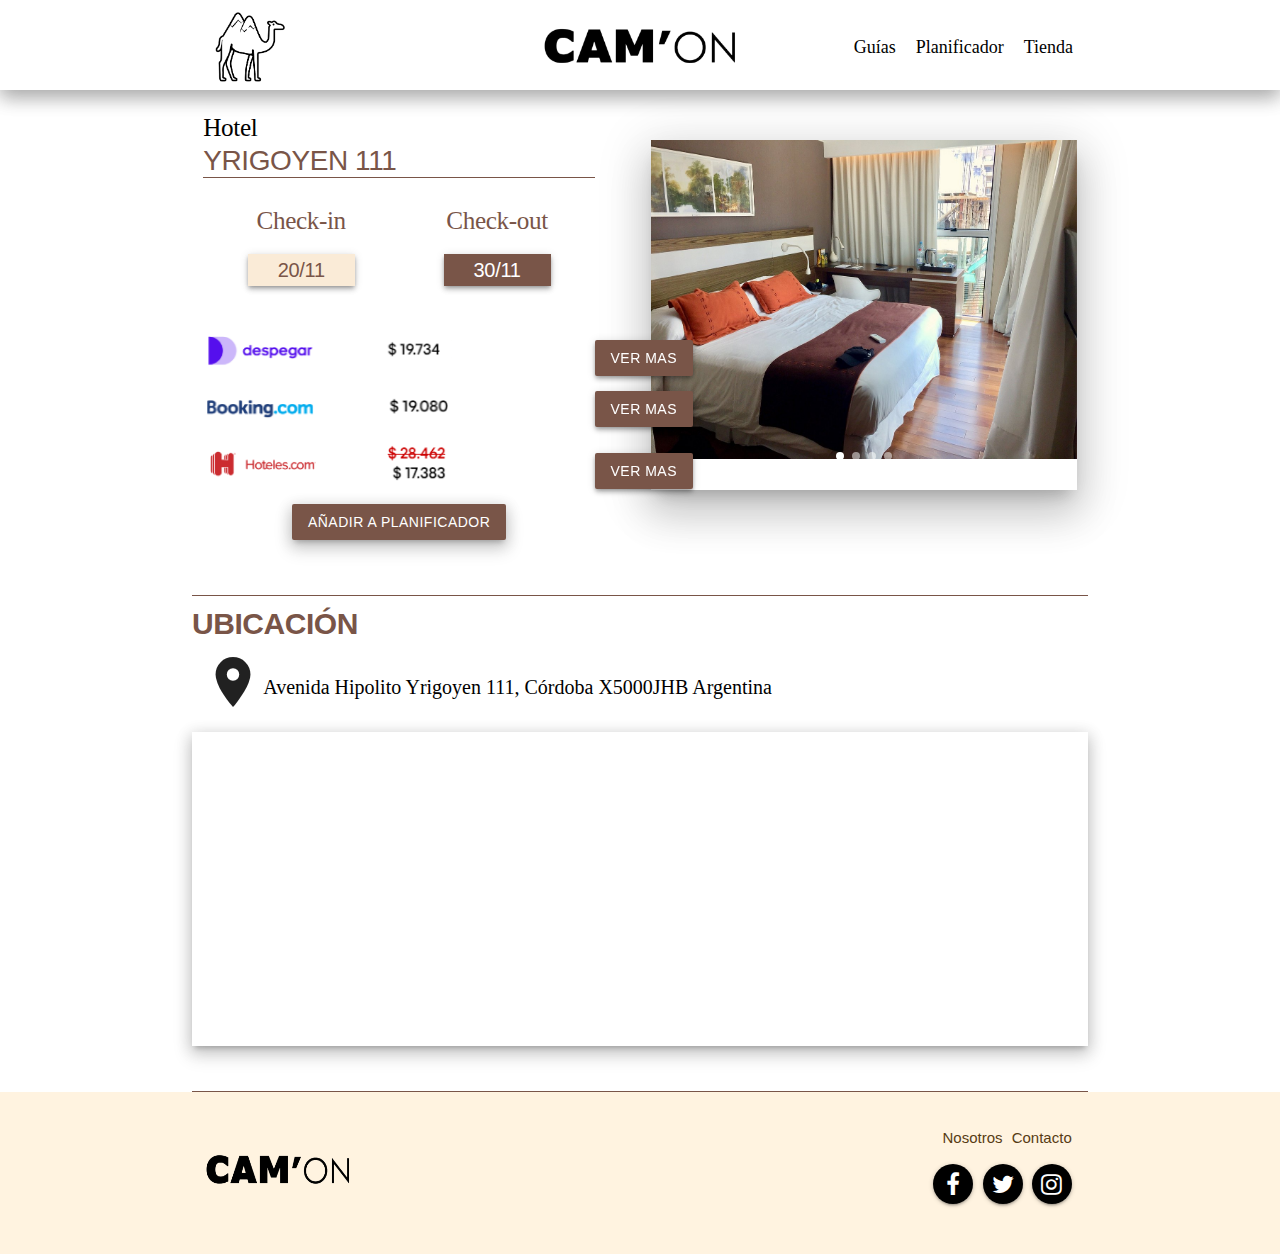
<file: ofertas.html>
<!DOCTYPE html>
<html lang="es">

<head>
    <meta charset="UTF-8" />
    <meta http-equiv="X-UA-Compatible" content="IE=edge" />
    <meta name="viewport" content="width=device-width, initial-scale=1.0" />
    <link rel="stylesheet" href="css/headerfooter.css" />
    <link rel="stylesheet" href="css/hotel.css" />
    <link rel="stylesheet" href="css/materialize-social.css" />
    <link href="http://cdnjs.cloudflare.com/ajax/libs/font-awesome/4.3.0/css/font-awesome.css" rel="stylesheet"
        type='text/css'>
    <link rel="icon" href="img/isotipo.png" />
    <title>Cam'On</title>
    <!--Import Google Icon Font-->
    <link href="https://fonts.googleapis.com/icon?family=Material+Icons" rel="stylesheet" />
    <!--Import materialize.css-->
    <link type="text/css" rel="stylesheet" href="css/materialize.min.css" media="screen,projection" />
    <link href="https://fonts.cdnfonts.com/css/verdana-pro-cond" rel="stylesheet" />
    <link href="https://fonts.cdnfonts.com/css/century-gothic" rel="stylesheet" />
    <!--Let browser know website is optimized for mobile-->
    <meta name="viewport" content="width=device-width, initial-scale=1.0" />
</head>

<body class="white hotel">

    <nav class="header hoverable row">
        <div class="container nav-wrapper">
            <a href="index.html" class="isotipo brand-logo"><img src="img/isotipo.png" /></a>
            <a href="index.html" class="logotipo brand-logo center"><img src="img/logotipo.png" /></a>
            <a href="#" data-target="mobile-demo" class="sidenav-trigger"><i class="material-icons"> menu </i></a>
            <ul class="right hide-on-med-and-down">
                <li><a class="flow-text" href="guias.html"> Guías </a></li>
                <li><a class="flow-text" href="planificador.html"> Planificador </a></li>
                <li><a class="flow-text" href="tienda.html"> Tienda </a></li>
            </ul>
        </div>
    </nav>

    <ul class="sidenav" id="mobile-demo">
        <li><a href="descubri.html"> Guías </a></li>
        <li><a href="planificador.html"> Planificador </a></li>
        <li><a href="tienda.html"> Tienda </a></li>
    </ul>

    <div class="container desc">
        <div class="row">
            <div class="col s6 info">
                <span class="flow-text">Hotel</span>
                <h1 class="flow-text">YRIGOYEN 111</h1>
                <div class="divider"></div>
                <div class="col s6 center-align check">
                    <h3 class="flow-text">Check-in</h3>
                    <span class="in z-depth-2">20/11</span>
                </div>
                <div class="col s6 center-align check">
                    <h3 class="flow-text center-align">Check-out</h3>
                    <span class="out z-depth-2">30/11</span>
                </div>
                <div>
                    <div>
                        <img src="img/despegar.png" class="responsive-img" width="250px">
                        <a href="ofertas.html" class="btn waves-effect waves-light z-depth-2 more">Ver mas</a>
                    </div>
                    <div>
                        <img src="img/booking.png" class="responsive-img" width="250px">
                        <a href="ofertas.html" class="btn waves-effect waves-light z-depth-2 more">Ver mas</a>
                    </div>
                    <div>
                        <img src="img/hoteles.png" class="responsive-img" width="250px">
                        <a href="ofertas.html" class="btn waves-effect waves-light z-depth-2 more">Ver mas</a>
                    </div>
                </div>
                <div class="row center-align">
                    <a href="planificador.html" class="btn waves-effect waves-light z-depth-3 ">Añadir a planificador</a>
                </div>
            </div>
            <div class="col s6">
                <div class="carousel carousel-slider center z-depth-5">
                    <div class="carousel-item" href="#one!">
                        <img src="img/hotel1.jpg" width="100%">
                    </div>
                    <div class="carousel-item" href="#two!">
                        <img src="img/hotel2.jpg" width="100%">
                    </div>
                    <div class="carousel-item" href="#three!">
                        <img src="img/hotel3.jpg" width="100%">
                    </div>
                    <div class="carousel-item" href="#five!">
                        <img src="img/hotel4.jpg" width="100%">
                    </div>
                </div>
            </div>
  
        </div>


        <div class="divider"></div>

        <div>
            <h2 class="flow-text ubi">UBICACIÓN</h2>
            <div class="row">
                <i class="medium material-icons col s1" style="width: 60px;">location_on</i>
                <p class="flow-text col s11">Avenida Hipolito Yrigoyen 111, Córdoba X5000JHB Argentina</p>
            </div>
            <div class="video-container z-depth-3">
                <iframe
                    src="https://www.google.com/maps/embed?pb=!1m18!1m12!1m3!1d2862.9802498307804!2d-64.18976919359166!3d-31.423038384058!2m3!1f0!2f0!3f0!3m2!1i1024!2i768!4f13.1!3m3!1m2!1s0x9432a285c7dacddf%3A0x1edc5a7844a96778!2sAv.%20Hip%C3%B3lito%20Yrigoyen%20111%2C%20X5000%20C%C3%B3rdoba!5e0!3m2!1ses-419!2sar!4v1667834208247!5m2!1ses-419!2sar"
                    width="600" height="450" style="border:0;" allowfullscreen="" loading="lazy"
                    referrerpolicy="no-referrer-when-downgrade"></iframe>
            </div>
        </div>
    </div>


    <!-- Footer -->
    <div class="container">
        <div class="divider"></div>
    </div>
    <footer class="page-footer orange lighten-5">
        <div class="container footer">
            <div class="row">
                <div class="col l6 s12">
                    <a href="index.html"><img class="logotipofooter" src="img/logotipo.png" /></a>
                </div>
                <div class="col l4 offset-l2 s12 right-align">
                    <div class="socials">
                        <ul>
                            <a href="nosotros.html">Nosotros</a>
                            <a href="contacto.html">Contacto</a>
                        </ul>
                        <a class="waves-effect waves-light btn-floating social black hoverable">
                            <i class="fa fa-facebook"></i> Sign in with facebook</a>
                        <a class="waves-effect waves-light btn-floating social black hoverable">
                            <i class="fa fa-twitter"></i> Sign in with twitter</a>
                        <a class="waves-effect waves-light btn-floating social black hoverable">
                            <i class="fa fa-instagram"></i> Sign in with instagram</a>
                    </div>
                </div>
            </div>
        </div>
    </footer>

    <!--JavaScript at end of body for optimized loading-->
    <script type="text/javascript" src="js/materialize.min.js"></script>
    <script type="text/javascript" src="js/hotel.js"></script>
    <script type="text/javascript" src="js/descubri.js"></script>
</body>

</html>
</file>
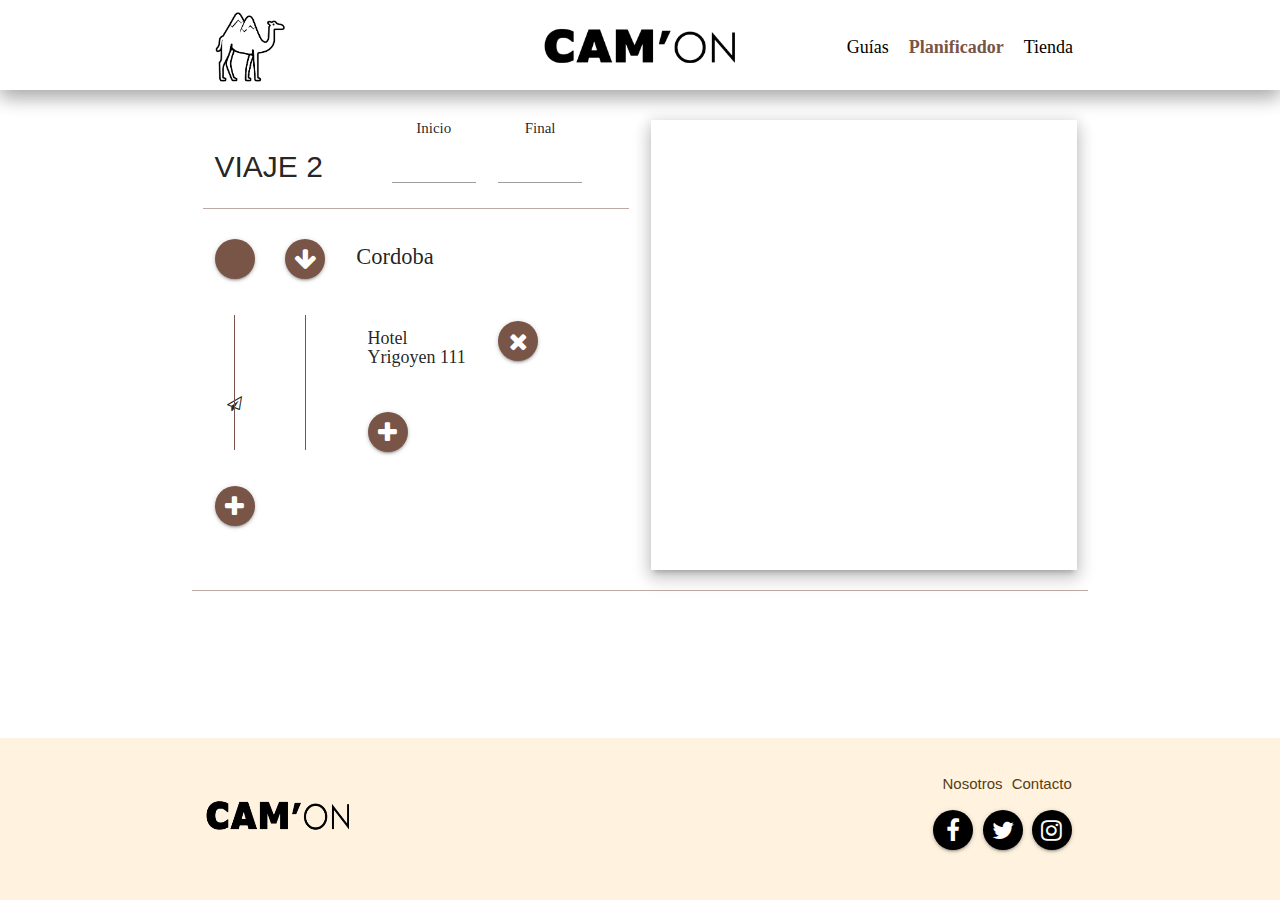
<file: planificador.html>
<!DOCTYPE html>
<html lang="es">
  <head>
    <meta charset="UTF-8" />
    <meta http-equiv="X-UA-Compatible" content="IE=edge"/>
    <meta name="viewport" content="width=device-width, initial-scale=1.0"/>
	  <link rel="stylesheet" href="css/headerfooter.css"/>
    <link rel="stylesheet" href="css/planificador.css"/>
    <link rel="stylesheet" href="css/materialize-social.css"/>
    <link href="http://cdnjs.cloudflare.com/ajax/libs/font-awesome/4.3.0/css/font-awesome.css" 
    rel="stylesheet"  type='text/css'>
    <link rel="icon" href="img/isotipo.png"/>
    <title>Cam'On</title>
    <!--Import Google Icon Font-->
    <link href="https://fonts.googleapis.com/icon?family=Material+Icons" rel="stylesheet"/>
    <!--Import materialize.css-->
    <link type="text/css" rel="stylesheet" href="css/materialize.min.css" media="screen,projection"/>
    <link href="https://fonts.cdnfonts.com/css/verdana-pro-cond" rel="stylesheet"/>
    <link href="https://fonts.cdnfonts.com/css/century-gothic" rel="stylesheet"/>
    <!--Let browser know website is optimized for mobile-->
    <meta name="viewport" content="width=device-width, initial-scale=1.0"/>
  </head>

  <body>

    <!-- Header -->
    <nav class="header hoverable">
        <div class="container nav-wrapper ">
          <a href="index.html" class="isotipo brand-logo"><img src="img/isotipo.png"/></a>
          <a href="index.html" class="logotipo brand-logo center"><img src="img/logotipo.png"/></a>
          <a href="#" data-target="mobile-demo" class="sidenav-trigger"><i class="material-icons"> menu </i></a>
          <ul class="right hide-on-med-and-down">
            <li><a class="flow-text" href="guias.html"> Guías </a></li>
            <li><a class="flow-text active" href="planificador.html"> Planificador </a></li>
            <li><a class="flow-text" href="tienda.html"> Tienda </a></li>
          </ul>
        </div>
    </nav> 

    <!-- Header sidebar -->
    <ul class="sidenav" id="mobile-demo">
      <li><a href="descubri.html"> Guías </a></li>
      <li><a href="planificador.html"> Planificador </a></li>
      <li><a href="tienda.html"> Tienda </a></li>
      <li><a href="cuenta.html"> Cuenta </a></li>
    </ul>

    <div class="container">
        <div class="row">
            <div class="col s6 planificador">
            <div class="col s5">
                <h1 class="flow-text">VIAJE 2</h1>
            </div>
            <div class="col s3">
                <h3 class="flow-text center-align">Inicio</h3>
                <input type="text" class="datepicker" id="datepicker" >
            </div>
            <div class="col s3">
                <h3 class="flow-text center-align">Final</h3>
                <input type="text" class="datepicker" id="datepicker" >
            </div>
            <div class= "col s12 divider"></div>

            <div class="col s2">
                <a class="waves-effect waves-light btn-floating hoverable">
                    <i></i></a>
            </div>
            <div class="col s2">
                <a class="waves-effect waves-light btn-floating hoverable">
                    <i class="fa fa-arrow-down"></i></a>
            </div>
            <div class="col s8">
                <h2 class="flow-text ">Cordoba</h2> 
                
            </div>

            <div class="col s2">
                <i class="avion fa fa-paper-plane-o"></i>
                <div class= "center-align dividervertical"></div>
                
                
                <div class="container row">
                    <div class="col s2">
                        <a class="waves-effect waves-light btn-floating hoverable"><i class="fa fa-plus"></i></a>
                    </div>
                </div>
            </div>
            
            <div class="col s2">
                <div class= "center-align dividervertical"></div>
            </div>

            <div class="col s8">
                <div class="col s6">
                <h4 class="flow-text">Hotel Yrigoyen 111</h4>
                <a class="waves-effect waves-light btn-floating hoverable"><i class="fa fa-plus"></i></a></div>
                <div class="col s2">
                <a class="waves-effect waves-light btn-floating hoverable"><i class="fa fa-times"></i></a>
                </div>

            </div>


            </div>
            
            <div class="col l6 s16">
                <div class="video-container z-depth-3">
                    <iframe src="https://www.google.com/maps/embed?pb=!1m18!1m12!1m3!1d2862.9802498307804!2d-64.18976919359166!3d-31.423038384058!2m3!1f0!2f0!3f0!3m2!1i1024!2i768!4f13.1!3m3!1m2!1s0x9432a285c7dacddf%3A0x1edc5a7844a96778!2sAv.%20Hip%C3%B3lito%20Yrigoyen%20111%2C%20X5000%20C%C3%B3rdoba!5e0!3m2!1ses-419!2sar!4v1667834208247!5m2!1ses-419!2sar"
                        width="600" height="500" style="border:0;" allowfullscreen="" loading="lazy" referrerpolicy="no-referrer-when-downgrade">
                    </iframe>
                </div>
            </div>
        </div>
    </div>


    
    <!-- Footer -->
   <div class="container">
      <div class="divider"> 
      </div>
    </div> 
    <footer class="page-footer orange lighten-5">
      <div class="container footer">
        <div class="row">
          <div class="col l6 s12">
            <a href="index.html"><img class="logotipofooter" src="img/logotipo.png"/></a>
          </div>
          <div class="col l4 offset-l2 s12 right-align">
            <div class="socials">
            <ul>
              <a href="nosotros.html">Nosotros</a>
              <a href="contacto.html">Contacto</a>
            </ul>
              <a class="waves-effect waves-light btn-floating social black hoverable">
              <i class="fa fa-facebook"></i> Sign in with facebook</a>
              <a class="waves-effect waves-light btn-floating social black hoverable">
              <i class="fa fa-twitter"></i> Sign in with twitter</a>
              <a class="waves-effect waves-light btn-floating social black hoverable">
              <i class="fa fa-instagram"></i> Sign in with instagram</a>
            </div>
          </div>
        </div>
      </div>
    </footer>

    <!--JavaScript at end of body for optimized loading-->
    <script type="text/javascript" src="js/materialize.min.js"></script>
    <script type="text/javascript" src="js/hotel.js"></script>
  </body>
</html>
</file>
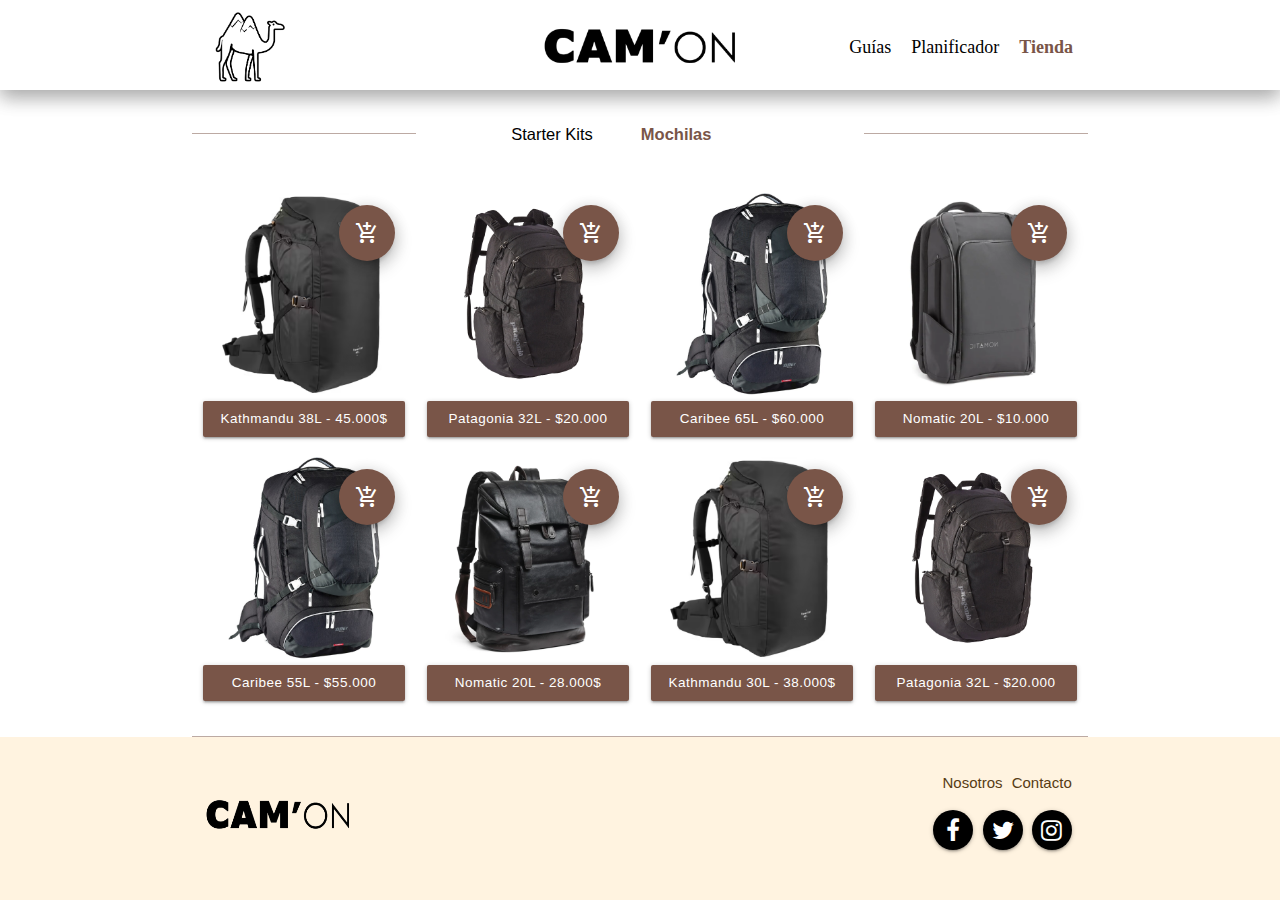
<file: tienda.html>
<!DOCTYPE html>
<html lang="en">

<head>
  <meta charset="UTF-8" />
  <meta http-equiv="X-UA-Compatible" content="IE=edge" />
  <meta name="viewport" content="width=device-width, initial-scale=1.0" />
  <link rel="stylesheet" href="css/headerfooter.css" />
  <link rel="stylesheet" href="css/tienda.css" />
  <link rel="stylesheet" href="css/materialize-social.css" />
  <link href="http://cdnjs.cloudflare.com/ajax/libs/font-awesome/4.3.0/css/font-awesome.css" rel="stylesheet"
    type='text/css'>
  <link rel="icon" href="img/isotipo.png" />
  <title>Tienda</title>
  <!--Import Google Icon Font-->
  <link href="https://fonts.googleapis.com/icon?family=Material+Icons" rel="stylesheet" />
  <!--Import materialize.css-->
  <link type="text/css" rel="stylesheet" href="css/materialize.min.css" media="screen,projection" />
  <link href="https://fonts.cdnfonts.com/css/verdana-pro-cond" rel="stylesheet" />
  <link href="https://fonts.cdnfonts.com/css/century-gothic" rel="stylesheet" />
  <!--Let browser know website is optimized for mobile-->
  <meta name="viewport" content="width=device-width, initial-scale=1.0" />
</head>

<body>
  <nav class="header hoverable row">
    <div class="container nav-wrapper">
      <a href="index.html" class="isotipo brand-logo"><img src="img/isotipo.png" /></a>
      <a href="index.html" class="logotipo brand-logo center"><img src="img/logotipo.png" /></a>
      <a href="#" data-target="mobile-demo" class="sidenav-trigger"><i class="material-icons"> menu </i></a>
      <ul class="right hide-on-med-and-down">
        <li><a class="flow-text" href="guias.html"> Guías </a></li>
        <li><a class="flow-text" href="planificador.html"> Planificador </a></li>
        <li><a class="flow-text active" href="tienda.html"> Tienda </a></li>
      </ul>
    </div>
  </nav>

  <nav class="nav-extended z-depth-0 transparent">
    <div class="nav-content">
      <div class="row container">
        <div class="col s10 m3 divider"></div>
          <div class="col s14 m6"> 
          <ul class="tabs tabs-transparent">
            <li class="tab"><a href="#test1">Starter Kits</a></li>
            <li class="tab"><a class="active" href="#test2">Mochilas</a></li>
            <li class="tab"><a href="#test3">Dispositivos</a></li>
            <li class="tab"><a href="#test4">Indumentaria</a></li>
          </ul>
        </div>
        <div class="col s10 m3 divider"></div>
      </div>
    </div>
  </nav>


  <div class="tienda-body section container">
    <div class="row">

      <div class="col s4 m3">
        <div class=" producto hoverable">
  
          <div class="shop-icon">
            <a class="btn-floating btn-large waves-effect waves-light #a1887f z-depth-3"><i
                class="material-icons">add_shopping_cart</i></a>
          </div>
          <img class="responsive-img" src="img/mochila1.png" alt="mochila" />
          <div class="botonCompras">
            <a class="waves-effect waves-light btn" href="tienda.html"> Kathmandu 38L - 45.000$</a>
          </div>
  
        </div>
      </div>

    <div class="col s4 m3">
      <div class=" producto hoverable">

        <div class="shop-icon">
          <a class="btn-floating btn-large waves-effect waves-light #a1887f brown z-depth-3"><i
              class="material-icons">add_shopping_cart</i></a>
        </div>
        <img class="responsive-img" src="img/mochila2.png" alt="mochila" />
        <div class="botonCompras">
          <a class="waves-effect waves-light btn" href="tienda.html"> Patagonia 32L - $20.000</a>
        </div>

      </div>
    </div>

    <div class="col s4 m3">
      <div class=" producto hoverable">

        <div class="shop-icon">
          <a class="btn-floating btn-large waves-effect waves-light #a1887f brown z-depth-3"><i
              class="material-icons">add_shopping_cart</i></a>
        </div>
        <img class="responsive-img" src="img/mochila3.png" alt="mochila" />
        <div class="botonCompras">
          <a class="waves-effect waves-light btn" href="tienda.html"> Caribee 65L - $60.000</a>
        </div>

      </div>
    </div>

  <div class="col s4 m3">
    <div class=" producto hoverable">

      <div class="shop-icon">
        <a class="btn-floating btn-large waves-effect waves-light #a1887f brown z-depth-3"><i
            class="material-icons">add_shopping_cart</i></a>
      </div>
      <img class="responsive-img" src="img/mochila4.png" alt="mochila" />
      <div class="botonCompras">
        <a class="waves-effect waves-light btn" href="tienda.html"> Nomatic 20L - $10.000</a>
      </div>

    </div>
  </div>

    </div>

    <div class="row">

      <div class="col s4 m3">
        <div class=" producto hoverable">
  
          <div class="shop-icon">
            <a class="btn-floating btn-large waves-effect waves-light #a1887f brown z-depth-3"><i
                class="material-icons">add_shopping_cart</i></a>
          </div>
          <img class="responsive-img" src="img/mochila3.png" alt="mochila" />
          <div class="botonCompras">
            <a class="waves-effect waves-light btn" href="tienda.html"> Caribee 55L - $55.000</a>
          </div>
  
        </div>
      </div>

    <div class="col s4 m3">
      <div class=" producto hoverable">

        <div class="shop-icon">
          <a class="btn-floating btn-large waves-effect waves-light #a1887f brown z-depth-3"><i
              class="material-icons">add_shopping_cart</i></a>
        </div>
        <img class="responsive-img" src="img/mochila6.png" alt="mochila" />
        <div class="botonCompras">
          <a class="waves-effect waves-light btn" href="tienda.html"> Nomatic 20L - 28.000$</a>
        </div>

      </div>
    </div>

  <div class="col s4 m3">
    <div class=" producto hoverable">

      <div class="shop-icon">
        <a class="btn-floating btn-large waves-effect waves-light #a1887f brown z-depth-3"><i
            class="material-icons">add_shopping_cart</i></a>
      </div>
      <img class="responsive-img" src="img/mochila1.png" alt="mochila" />
      <div class="botonCompras">
        <a class="waves-effect waves-light btn" href="tienda.html"> Kathmandu 30L - 38.000$</a>
      </div>

    </div>
  </div>

    <div class="col s4 m3">
      <div class=" producto hoverable">

        <div class="shop-icon">
          <a class="btn-floating btn-large waves-effect waves-light #a1887f brown z-depth-3"><i
              class="material-icons">add_shopping_cart</i></a>
        </div>
        <img class="responsive-img" src="img/mochila2.png" alt="mochila" />
        <div class="botonCompras">
          <a class="waves-effect waves-light btn" href="tienda.html"> Patagonia 32L - $20.000</a>
        </div>

      </div>
    </div>
  </div>  
</div>

  <!-- Footer -->
  <div class="container">
    <div class="divider"></div>
  </div>
  <footer class="page-footer orange lighten-5">
    <div class="container footer">
      <div class="row">
        <div class="col l6 s12">
          <a href="index.html"><img class="logotipofooter" src="img/logotipo.png" /></a>
        </div>
        <div class="col l4 offset-l2 s12 right-align">
          <div class="socials">
            <ul>
              <a href="nosotros.html">Nosotros</a>
              <a href="contacto.html">Contacto</a>
            </ul>
            <a class="waves-effect waves-light btn-floating social black hoverable">
              <i class="fa fa-facebook"></i> Sign in with facebook</a>
            <a class="waves-effect waves-light btn-floating social black hoverable">
              <i class="fa fa-twitter"></i> Sign in with twitter</a>
            <a class="waves-effect waves-light btn-floating social black hoverable">
              <i class="fa fa-instagram"></i> Sign in with instagram</a>
          </div>
        </div>
      </div>
    </div>
  </footer>
  <script type="text/javascript" src="js/materialize.min.js"></script>
</body>

</html>
</file>
<file: css/headerfooter.css>
html{
  background-color: #EADDC4;
}

.menu a {
  padding: 5px;
  font-family: "Century Gothic";
  font-size: 1rem;
  color: #573c14;
  text-decoration: none;
}

.header .isotipo img{

  max-width: 100px;
  max-height: 80px;
  background-color: transparent;
  margin-left: 20px;
  padding-bottom: 5px;
}

.header .logotipo  img{
  max-width: 200px;
  max-height: 200px;
  margin-top: 15px;
}

.header{
  height: 90px;
  background-color: transparent;
}

.header a{
  padding: 5px;
  font-family: "Century Gothic";
  font-size: 18px;
  color: black;
  text-decoration: none;
  margin: 10px 10px 0px 0px;
}

.header a:hover{
  background-color: transparent;
}

.logotipofooter{
  margin-top: 40px;
  width: 150px;
  height: 35px;
}

.footer a{
  color:#573C14;
  margin-bottom: 50px;
  margin-right: 5px;
}

.footer .row{
  margin-bottom: 0px; 
}

.container .divider{
  background-color: #79554880;
}

a.active{
  font-size: 1.2rem;
  color: #795548;
  font-weight: bold;
}
</file>
<file: css/home.css>
html{
  background-color: white;
}

.home img{
  width: 100%;
}

.home{
  text-align: center;
  margin: 0rem;
}

.header{
position: absolute;
}

.textohome{
  position: absolute;
  top: 15%;
  left: 50%;
  transform: translate(-50%, -50%);
}

.textohome h1{
  font-size: 2.5rem;
  font-family: "Century Gothic";
  margin-top: 3rem;
}

.textohome a{
  font-family: 'Verdana Pro Black', sans-serif;
  background-color: #795548;
  font-size: 0.8rem;
}

.textohome a:hover{
  color: black;
  background-color: antiquewhite;
}

.home-body h1{
  font-size: 2rem;
  font-family: 'Verdana Pro Black', sans-serif;
  margin-top: 0rem;
  margin-bottom: 0.5rem;
}

.home-body h2{
  font-size: 2rem;
  font-family: "Century Gothic";
  margin-bottom: 0rem;
  margin-top: 1rem;
}

.home-body p{
  font-size: 1.4rem;
  font-family: "Century Gothic";
  margin-top: 0rem;
  margin-bottom: 1rem;
}

.home-body .explorar{
  font-family: 'Verdana Pro Black', sans-serif;
  background-color: #795548;
  font-size: 0.8rem;
  margin-bottom: 1rem;
}

.home-body a:hover{
  color: black;
  background-color: transparent;
}

.home-body .explorar:hover{
  background-color: antiquewhite;
}

.home-body img{
  margin-top: 1rem;
}

.carousel {
  height: 300px !important;
}

.carousel-item img{
  height: 82%;
  margin-bottom: 0.6rem;
}

.carousel-item {
  height: 85%!important;
  width: 20%!important; 
  position: absolute;
}

.carousel a:hover{
  color: black;
  background-color: antiquewhite;
}

.carousel a{
  color: white;
  font-family: 'Verdana Pro Black', sans-serif;
  background-color: #795548;
}

.carousel .carousel-item h1{
    text-align: center;
}

.carousel .carousel-item h1{
  position: absolute;
  bottom: 0;
}

.modal { 
  width: 30% !important ; 
  height: 55% !important ; 
}

.logotipomodal{
  width: 25rem;
  padding-left: 29%;
  margin-bottom: 2rem;
}

.modal a {
  width: 22rem;
  margin-top: 0.8rem;
  color: white;
  font-family: 'Verdana Pro Black', sans-serif;
  background-color: #795548;
}

.modal a:hover {
  color: black;
  background-color: antiquewhite;
}

.modal h4{
  font-size: 1.8rem;
  margin-bottom: 2rem;
}

.modal p{
  margin-top: 5rem;
}

.row .divider {
  margin-top: 2rem;
  background-color: #79554880;
}

.home-slider h1{
  font-size: 2rem;
  font-family: 'Verdana Pro Black', sans-serif;
  margin-top: 0rem;
  margin-bottom: 0.5rem;
}

.home-slider a{
  font-family: 'Verdana Pro Black', sans-serif;
  background-color: #795548;
  font-size: 0.8rem;
  margin-bottom: 1rem;
}

.home-slider a:hover{
  color: black;
  background-color: antiquewhite;
}
</file>
<file: css/contacto.css>
html{
    background-color: white;
}

h1{
    font-size: 2rem;
    font-family: 'Verdana Pro Black', sans-serif;
}

.contacto .row{
    width: 50%;
}

.boton a{
    font-family: 'Verdana Pro Black', sans-serif!important;
    background-color: #795548;
    font-size: 0.8rem;
    color: white!important;
    border: 0px;
}

.boton a:hover{
    background-color: antiquewhite!important;
    color: black!important;
}

.row textarea {
    width: 100%;
    height: 15rem;
    font-size: 1.2rem;
    font-family: "Century Gothic";
    margin-top: 0rem;
    padding: 1rem;
}

.row p{
    font-size: 1.2rem;
    font-family: "Century Gothic";
    margin-top: 0rem;
    margin-bottom: 0rem;
}

.input-field label{
    font-size: 1.2rem!important;
    font-family: "Century Gothic"!important;
    margin-top: 0rem;
}

.row input{
    font-size: 1.5rem;
    font-family: "Century Gothic";
    margin-top: 0rem;
}

input:not([type]):focus:not([readonly]), input[type=text]:not(.browser-default):focus:not([readonly]), input[type=password]:not(.browser-default):focus:not([readonly]), input[type=email]:not(.browser-default):focus:not([readonly]), input[type=url]:not(.browser-default):focus:not([readonly]), input[type=time]:not(.browser-default):focus:not([readonly]), input[type=date]:not(.browser-default):focus:not([readonly]), input[type=datetime]:not(.browser-default):focus:not([readonly]), input[type=datetime-local]:not(.browser-default):focus:not([readonly]), input[type=tel]:not(.browser-default):focus:not([readonly]), input[type=number]:not(.browser-default):focus:not([readonly]), input[type=search]:not(.browser-default):focus:not([readonly]), textarea.materialize-textarea:focus:not([readonly]) {
    border-bottom: 1px solid #795548!important;
    border-bottom-width: 1px;
    border-bottom-style: solid;
    border-bottom-color: rgb(38, 166, 154);
    -webkit-box-shadow: 0 1px 0 0 #795548!important;
    box-shadow: 0 1px 0 0 #795548!important;
    
}

.contacto .divider{
    margin-top: 4rem;
}

input:not([type]):focus:not([readonly]), input[type=text]:not(.browser-default):focus:not([readonly]), input[type=password]:not(.browser-default):focus:not([readonly]), input[type=email]:not(.browser-default):focus:not([readonly]), input[type=url]:not(.browser-default):focus:not([readonly]), input[type=time]:not(.browser-default):focus:not([readonly]), input[type=date]:not(.browser-default):focus:not([readonly]), input[type=datetime]:not(.browser-default):focus:not([readonly]), input[type=datetime-local]:not(.browser-default):focus:not([readonly]), input[type=tel]:not(.browser-default):focus:not([readonly]), input[type=number]:not(.browser-default):focus:not([readonly]), input[type=search]:not(.browser-default):focus:not([readonly]), textarea.materialize-textarea:focus:not([readonly]) {
    border-bottom: 1px solid #795548!important;
    -webkit-box-shadow: 0 1px 0 0 #795548!important;
    box-shadow: 0 1px 0 0 #795548!important;
}

.active{
    color: #795548!important;
}

.subject:active{
    color: black!important;
}

.textonosotros h1{
    font-size: 1.6rem !important;
    font-family: 'Verdana Pro Black', sans-serif;
    margin-top: 2.6rem!important;
    margin-bottom: 0rem !important;
    padding: 0rem;
}

.textonosotros .divider{
    margin-top: 3.5rem;
}
</file>
<file: css/descubri.css>
.descubri h2, h1{
    font-family: 'Verdana Pro Black', sans-serif;
    font-style: normal;
    font-weight: 900;
    font-size: 28px;
    line-height: 36px;  
    letter-spacing: -0.015em;
    color: #795548;
  }

 .descubri h1{
    font-size: 28px;
    margin: 0;
  }

 .descubri p{
    font-family: 'Century Gothic';
    font-size: 17px;
    line-height: 25px;
    display: flex;
    align-items: center;
    color: black;
  }

  .cordoba{
    margin-top: 2em;
  }

  .carousel{
    height: 350px!important;
  }

  .card-title{
    padding-bottom: 10px!important;
    font-size: 28px;
    font-family: "Century Gothic";
    color: #FFFFFF;
  }

  .card-image{
    border-bottom: 3px solid #EADDC4;
  }

  .card-image a{
    padding: 0!important;
    font-family: none!important;
  }
  
  .container .descubri{
	  margin-top: 50px;
  }
  
  .desc a{
    padding: 0px 1.8rem;
    font-family: 'Verdana Pro Black', sans-serif;
    background-color: #795548;
    margin-bottom: 15px;
    font-size: 12px;
  }

  .desc a:hover{
    color: black;
    background-color: antiquewhite;
  }

  .divider{
    background-color: #795548!important;
  }

  span{
    font-family: 'Century Gothic';
    font-style: normal; 
    font-weight: 400;
    font-size: 24px;
    line-height: 36px;
    letter-spacing: -0.015em;
    color: #000000;
  }

  .info{
    padding-right: 3em!important;
  }

  .modal { 
    width: 30% !important ; 
    height: 40% !important ; 
  }

  .modal a{
    padding: 0!important;
  }
  
  .modal a:hover {
    background-color: grey;
  }
  
  .modal h4{
    color: #795548;
    font-weight: 500;
    font-size: 1.8rem;
  }
  
  .modal p, label{
    color: #795548!important;
    font-weight: 500!important;
    font-size: 20px!important;
  }

  .modal i{
    padding: 0!important;
    font-size: 65px!important;
    background-color: antiquewhite;
  }

  .modal div{
    border-radius: 5px;
    -webkit-border-radius: 5px;
    -moz-border-radius: 5px;
    -ms-border-radius: 5px;
    -o-border-radius: 5px;
  }

  .modal img{
    border-radius: 5px;
    padding: 0!important;
    width: 65px!important;
    height: 65px!important;
    -webkit-border-radius: 5px;
    -moz-border-radius: 5px;
    -ms-border-radius: 5px;
    -o-border-radius: 5px;
  } 

  .modal input{
    width: 90%!important;
    padding-left: 10px!important;
    margin-top: 5px!important;
    margin-bottom: 15px!important;
    border-radius: 5px!important;
    background-color: antiquewhite!important;
    border-bottom: none!important;
    color: #795548!important;
    font-size: 20px!important;
    -webkit-border-radius: 5px!important;
    -moz-border-radius: 5px!important;
    -ms-border-radius: 5px!important;
    -o-border-radius: 5px!important;
}

  .modal input:focus{
    border: none;
  }

  .padding{
    padding: 10px;
  }

  .card .card-image .card-title {
    width: 100%;
    background-color: #79554838;
    padding: 5px !important;
}
</file>
<file: css/guias.css>
html{
    background-color: white;
}

.guias h1{
    font-size: 22px;
    font-family: 'Verdana Pro Black', sans-serif;
    text-align: left;
}

.buscador h1{
    font-size: 24px;
    font-family: 'Verdana Pro Black', sans-serif;
}

.guias a:hover{
    color: black;
    background-color: antiquewhite;
  }

.guias .row{
    margin-bottom: 0px;
    margin-top: 0px;
}

.row .divider {
    margin-top: 4.8rem;
    background-color: #79554880;
}

.card-title{
    padding-bottom: 10px!important;
    font-size: 28px;
    font-family: "Century Gothic";
    color: #FFFFFF;
  }

.card-image{
    border-bottom: 3px solid #EADDC4;
}

.card .responsive-img{
    height: 200px!important;
}

.dropdown-content li>a, .dropdown-content li>span {
    color: #795548!important;
}

.select-wrapper input.select-dropdown {
    border-bottom: 1px solid #795548!important;
}

.select-wrapper input.select-dropdown:focus {
    border-bottom: 1px solid #795548!important;
}

.select-wrapper input.select-dropdown{
   position:  relative!important;
}

.card .card-image .card-title {
    width: 100%;
    background-color: #79554838;
    padding: 0px;
}


.textodestinos .divider{
    margin-top: 3.8rem;
}

.buscador .row{
    margin-bottom: 0px;
}
</file>
<file: css/hotel.css>
.hotel h2, h1{
    font-family: 'Verdana Pro Black', sans-serif;
    font-style: normal;
    font-weight: 900;
    font-size: 30px;
    line-height: 36px;  
    letter-spacing: -0.015em;
    color: #795548;
  }

 .hotel h1{
    font-size: 28px;
    margin: 0;
  }

 .hotel p{
    font-family: 'Century Gothic';
    font-size: 20px;
    color: black;
    margin-bottom: 0;
    margin-left: 2em;
  }

  h3{
    font-family: 'Century Gothic';
    font-weight: 400;
    font-size: 20px;
    line-height: 25px;
    letter-spacing: -0.015em;
    color: #795548;
  }

  .hotel-img{
    margin-top: 2em;
    width: 100%!important;
    height: 100%!important;
  }

  .container{
	  margin-top: 50px;
  }
  
  .btn{
    padding: 0px 2rem;
    font-family: 'Verdana Pro Black', sans-serif;
    background-color: #795548!important;
    margin-bottom: 15px;
    font-size: 12px;
  }

  .out{
    padding: 5px 2rem;
    font-size: 20px;
    color: white!important;
    font-family: 'Verdana Pro Black', sans-serif;
    background-color: #795548!important;
    margin-bottom: 15px;
  }

  .in{
    padding: 5px 2rem;
    color:  #795548!important;
    font-size: 20px;
    font-family: 'Verdana Pro Black', sans-serif;
    background-color: antiquewhite!important;
    margin-bottom: 15px;
  }

  .btn:hover{
    color: black;
    background-color: antiquewhite!important;
  }

  .divider{
    background-color: #795548!important;
  }

  span{
    font-family: 'Century Gothic';
    font-style: normal; 
    font-weight: 400;
    font-size: 24px;
    line-height: 36px;
    letter-spacing: -0.015em;
    color: #000000;
  }

  .info{
    padding-right: 3em!important;
  }

  iframe{
    height: 450px!important;
  }

  .video-container{
    padding-bottom: 35%!important;
    margin-bottom: 5%!important;
  }

  .ubi{
    margin: 10px 0px;
  }

  .ubi h2{
    margin-top: 15px;
  }

  .check{
    margin-bottom: 3em!important;
  }

  .more{
    left: 35%!important;
  }

  .carousel{
    margin-top: 2em;
    height: 350px!important;
  }

  .datepicker-date-display, .timepicker-digital-display{
    background-color: #795548!important;
  }

  .datepicker-cancel, .datepicker-done, .timepicker-close{
    color: #795548!important;
  }

  .timepicker-span-hours, .timepicker-span-minutes{
    font-family: 'Verdana Pro Black', sans-serif;
  }

  .date-text{
    font-family: 'Verdana Pro Black', sans-serif!important;
    font-size: 2.0rem!important;
    color: antiquewhite!important;
  }

  .timepicker-plate{
    background-color: antiquewhite!important;
  }
</file>
<file: css/nosotros.css>
html{
    background-color: white;
}

.header{
    position: relative;
}

.nosotros h1{
    font-size: 2rem;
    font-family: 'Verdana Pro Black', sans-serif;
    margin-top: 0rem;
    margin-bottom: 0.5rem;
}

.nosotros h2{
    font-size: 1.5rem;
    font-family: "Century Gothic";
    margin-bottom: 0rem;
    margin-top: 1rem;
}

.nosotros p{
    font-size: 1.4rem;
    font-family: "Century Gothic";
    margin-top: 0rem;
    margin-bottom: 1rem;
}

.textonosotros h1{
    font-size: 1.6rem !important;
    font-family: 'Verdana Pro Black', sans-serif;
    margin-top: 2.6rem!important;
    margin-bottom: 0rem !important;
    padding: 0rem;
}

.textonosotros .divider{
    margin-top: 3.5rem;
}

.home-body img{
    width: 100%;
    height: 25rem !important;
}

.home-body h1{
    font-size: 1.8rem;
    margin-top: 1rem;
}

.home-body p{
    font-size: 1.4rem;
    margin-top: 1rem;
}
</file>
<file: css/planificador.css>
html{
    background-color: white;
    min-height: 100%;
    position: relative;
}

body{
    margin: 0;
    margin-bottom: 250px;
}

footer{
    position: absolute;
    bottom: 0;
    width: 100%;
    background-color: #2c3440;
    padding-top: 10px;
}
  
.planificador h1{
    font-size: 2rem;
    font-family: 'Verdana Pro Black', sans-serif;
    margin-top: 2rem;
}

.planificador h3{
    font-size: 1rem;
    font-family: "Century Gothic";
    margin-top: 0rem;
    margin-bottom: 0rem;
}

.planificador h2{
    font-size: 1.5rem;
    font-family: "Century Gothic";
}

.planificador h4{
    font-size: 1.2rem;
    font-family: "Century Gothic";
    padding-top: 1rem;
}


.video-container{
    margin-top: 2rem;
    height: 30rem !important;

}

.planificador{
    margin-top: 2rem;
}

.planificador a{
    margin-top: 2rem;
}

.datepicker-date-display, .timepicker-digital-display{
    background-color: #795548!important;
}

.datepicker-cancel, .datepicker-done, .timepicker-close{
    color: #795548!important;
}

.timepicker-span-hours, .timepicker-span-minutes{
    font-family: 'Verdana Pro Black', sans-serif;
}

.date-text{
    font-family: 'Verdana Pro Black', sans-serif!important;
    font-size: 2.0rem!important;
    color: antiquewhite!important;
}

.timepicker-plate{
    background-color: antiquewhite!important;
}

.dividervertical{
    position:absolute;
    margin-left: 1.3rem;
    top:35%;
    bottom:50%;
    border-left:1px solid #795548;
}

.avion{
    padding-top: 7rem;
    padding-bottom: 3rem;
    padding-left: 0.8rem;
}

.btn-floating {
    background-color:#795548!important;
}

.btn-floating:hover {
    background-color:antiquewhite!important;
}

.btn-floating:hover i{
    color: black!important;
}
</file>
<file: css/tienda.css>
html{
    
  background-color:white;
    
  }

.botonCompras{
  text-align: center;
}

.botonCompras a{
  padding: 0px 16px;
  font-family: 'Verdana Pro Black', sans-serif;
  background-color: #795548;
  font-size: 0.8rem;
}

.botonCompras a:hover{
  color: black;
  background-color: antiquewhite;
}

.tienda-body img{
  margin: 0;
  width: 100%;
}

.shop-icon{
  position:absolute;
  top: 5%!important;
  right: 5%!important;
}

.row .divider {
  margin-top: 1.5rem;
  background-color: #79554880;
}

ul:not(.browser-default) {
  padding-left: 4rem !important;
  list-style-type: none;
}


.tabs.tabs-transparent .tab a, .tabs.tabs-transparent .tab.disabled a, .tabs.tabs-transparent  {
  color: black !important;
}

.tabs .tab {
  text-transform: none !important;
  font-size: 15px;
}

.tabs .tab a {
  font-size: 1.1rem!important;
}

.tabs .tab a.active {
  color: #795548!important;
  font-weight: bold;
}

.producto{
  position: relative;

}

.producto .botonCompras{
  text-align: center;

}

.producto .botonCompras a{
  padding: 0px 16px;
  font-family: 'Verdana Pro Black', sans-serif;
  background-color: #795548;
  font-size: 0.9rem;
  width: 100%!important;
}

.producto:hover .botonCompras a{
  color: black;
  background-color: antiquewhite;
}

.btn, .btn-large, .btn-small, .btn-flat {
  text-transform: none !important;
}

.btn-floating {
  color: #fff;
  background-color: #795548!important;
}

.producto .btn-floating:hover{
  color: black!important;
  background-color: antiquewhite!important;
}

.producto .btn-floating i:hover{
  color: black;
}
</file>
